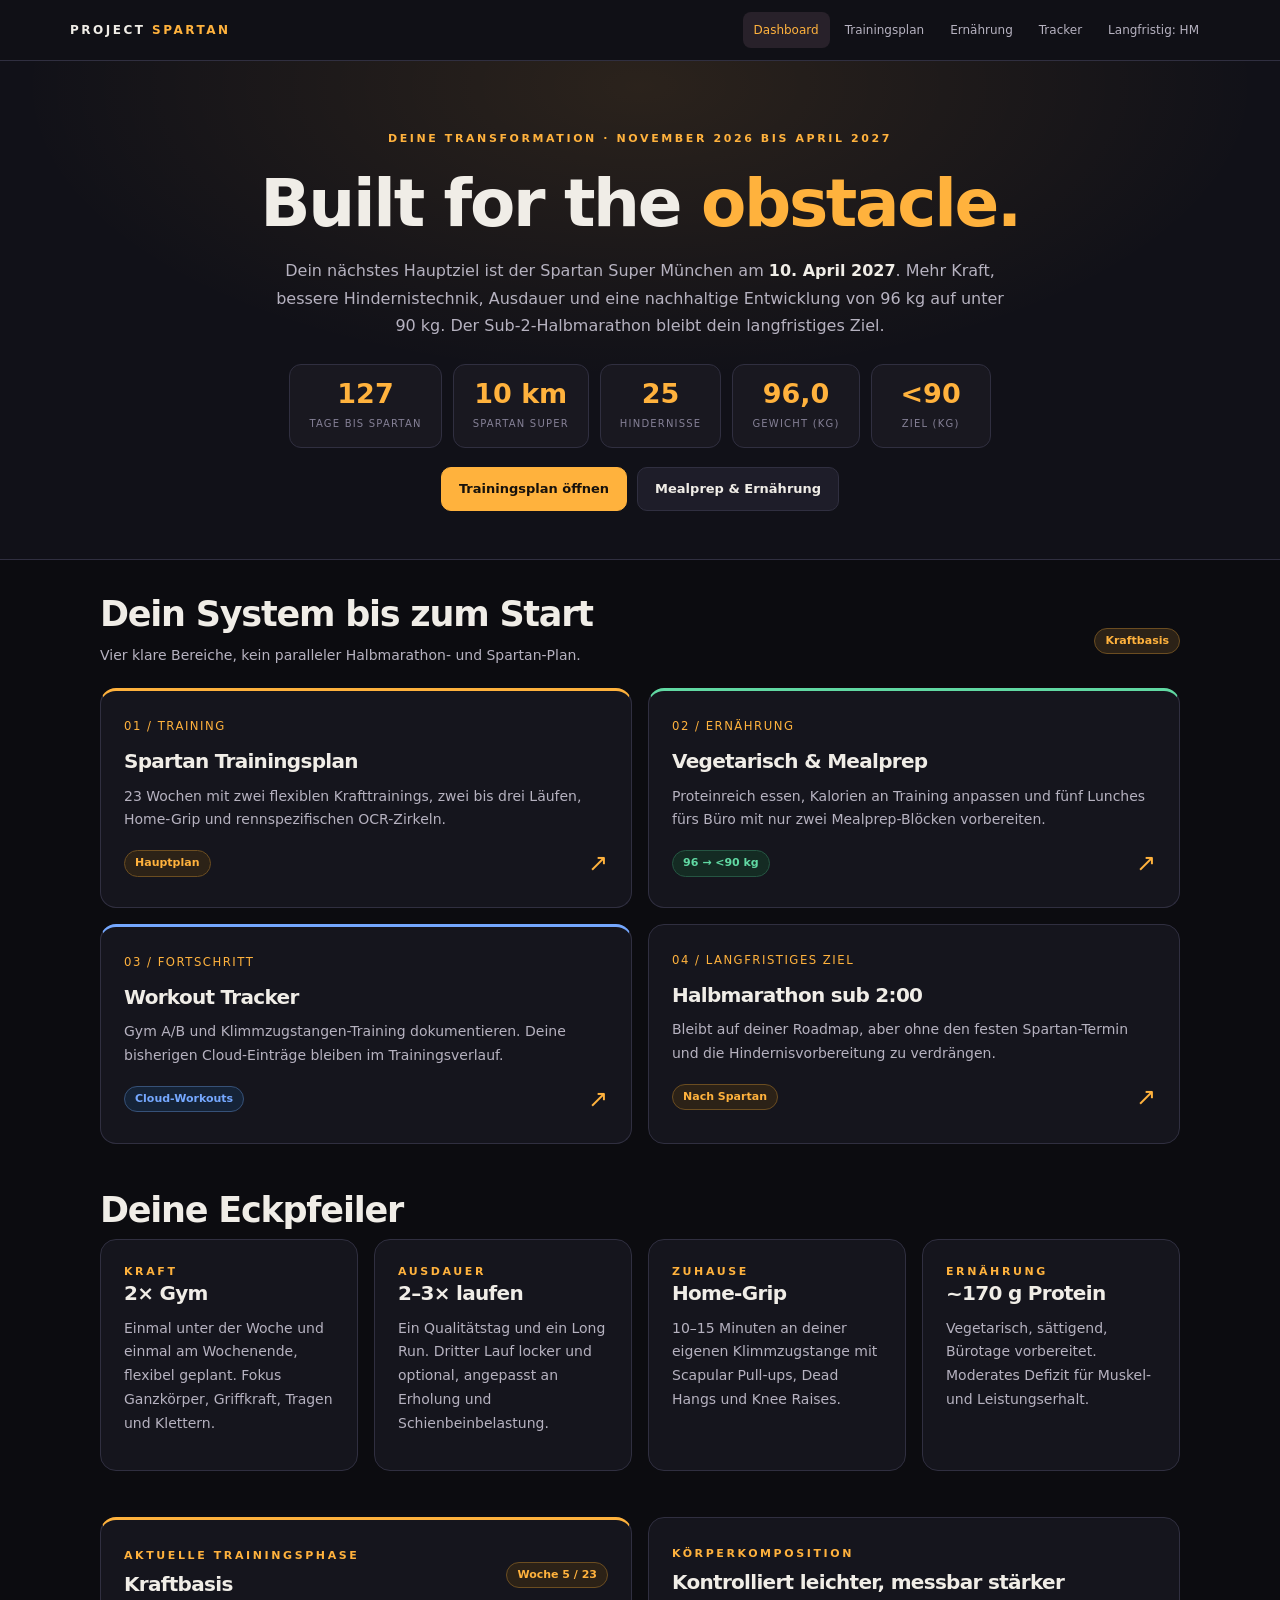
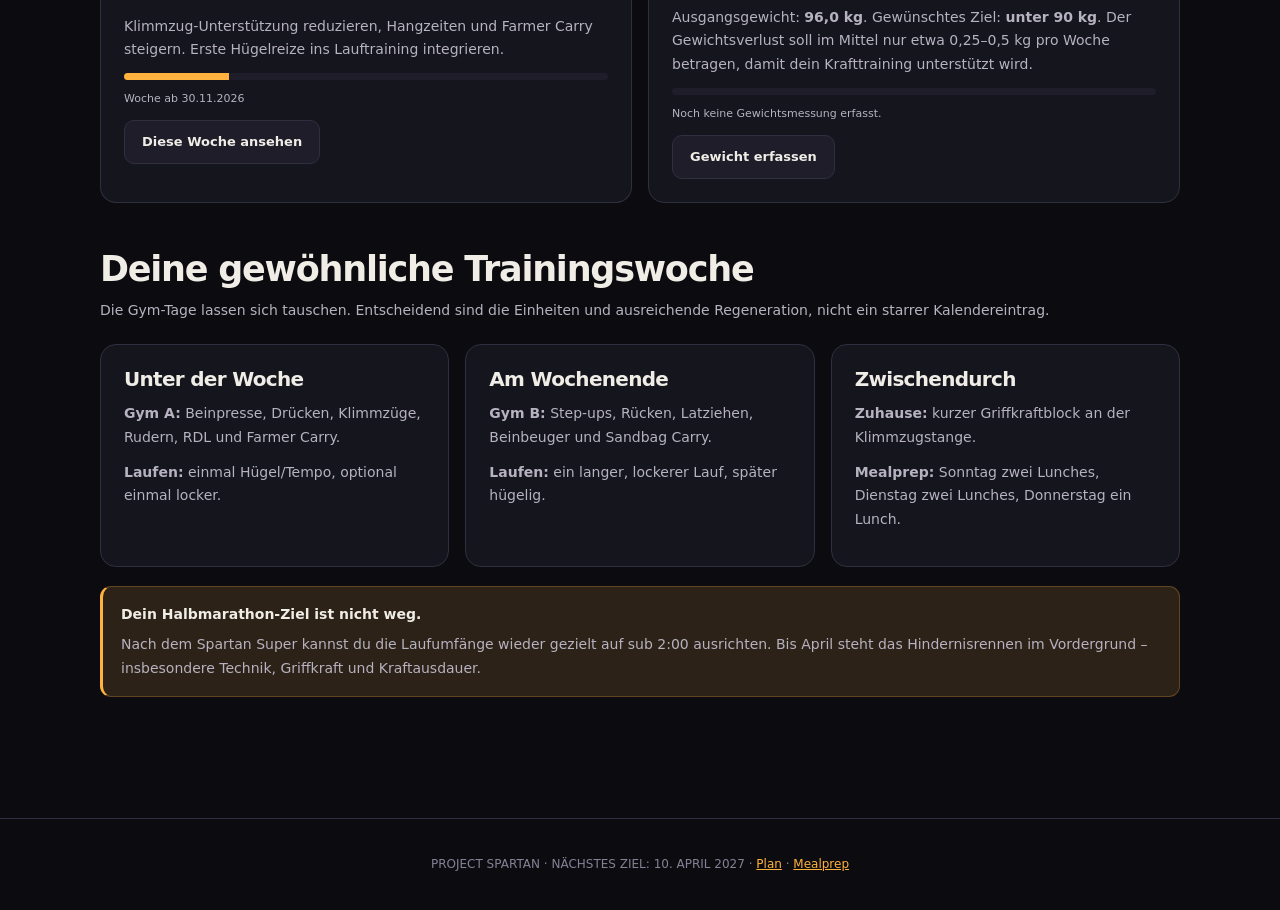
<file: index.html>
<!DOCTYPE html>
<html lang="de"><head><meta charset="UTF-8"><meta name="viewport" content="width=device-width,initial-scale=1">
<meta name="description" content="Project Spartan: persönliche Transformation von 96 kg auf unter 90 kg, Kraft- und Lauftraining, vegetarisches Mealprep und Spartan Super München im April 2027.">
<meta name="theme-color" content="#0c0c10"><title>Project Spartan · Trainingsdashboard 2027</title><link rel="stylesheet" href="assets/spartan-theme.css"></head><body>
<header class="site-nav"><a class="brand" href="index.html">PROJECT <span>SPARTAN</span></a><nav class="nav-links" aria-label="Hauptnavigation"><a href="index.html" class="active">Dashboard</a><a href="training.html">Trainingsplan</a><a href="ernaehrung.html">Ernährung</a><a href="tracking.html">Tracker</a><a href="halbmarathon.html">Langfristig: HM</a></nav></header>
<div class="hero"><span class="eyebrow">Deine Transformation · November 2026 bis April 2027</span><h1>Built for the <em>obstacle.</em></h1>
<p class="lead">Dein nächstes Hauptziel ist der Spartan Super München am <strong style="color:var(--text)">10. April 2027</strong>. Mehr Kraft, bessere Hindernistechnik, Ausdauer und eine nachhaltige Entwicklung von 96 kg auf unter 90 kg. Der Sub-2-Halbmarathon bleibt dein langfristiges Ziel.</p>
<div class="kpis"><div class="kpi"><b id="countdown">–</b><small>Tage bis Spartan</small></div><div class="kpi"><b>10 km</b><small>Spartan Super</small></div><div class="kpi"><b>25</b><small>Hindernisse</small></div><div class="kpi"><b id="weight-kpi">96,0</b><small>Gewicht (kg)</small></div><div class="kpi"><b>&lt;90</b><small>Ziel (kg)</small></div></div>
<div class="actions" style="justify-content:center"><a href="training.html" class="btn">Trainingsplan öffnen</a><a href="ernaehrung.html" class="btn secondary">Mealprep & Ernährung</a></div>
</div>
<main class="container">
<section class="section"><div class="row"><div><h2>Dein System bis zum Start</h2><p class="sub">Vier klare Bereiche, kein paralleler Halbmarathon- und Spartan-Plan.</p></div><span class="pill" id="current-phase">Woche 1</span></div>
<div class="grid">
<a href="training.html" class="card card-link accent"><small>01 / Training</small><h3 style="margin-top:12px">Spartan Trainingsplan</h3><p>23 Wochen mit zwei flexiblen Krafttrainings, zwei bis drei Läufen, Home-Grip und rennspezifischen OCR-Zirkeln.</p><div class="row"><span class="pill">Hauptplan</span><span class="arrow">↗</span></div></a>
<a href="ernaehrung.html" class="card card-link green"><small>02 / Ernährung</small><h3 style="margin-top:12px">Vegetarisch & Mealprep</h3><p>Proteinreich essen, Kalorien an Training anpassen und fünf Lunches fürs Büro mit nur zwei Mealprep-Blöcken vorbereiten.</p><div class="row"><span class="pill green">96 → &lt;90 kg</span><span class="arrow">↗</span></div></a>
<a href="tracking.html" class="card card-link blue"><small>03 / Fortschritt</small><h3 style="margin-top:12px">Workout Tracker</h3><p>Gym A/B und Klimmzugstangen-Training dokumentieren. Deine bisherigen Cloud-Einträge bleiben im Trainingsverlauf.</p><div class="row"><span class="pill blue">Cloud-Workouts</span><span class="arrow">↗</span></div></a>
<a href="halbmarathon.html" class="card card-link"><small>04 / Langfristiges Ziel</small><h3 style="margin-top:12px">Halbmarathon sub 2:00</h3><p>Bleibt auf deiner Roadmap, aber ohne den festen Spartan-Termin und die Hindernisvorbereitung zu verdrängen.</p><div class="row"><span class="pill">Nach Spartan</span><span class="arrow">↗</span></div></a>
</div></section>
<section class="section"><h2>Deine Eckpfeiler</h2><div class="grid four">
<div class="card"><div class="eyebrow">Kraft</div><h3>2× Gym</h3><p>Einmal unter der Woche und einmal am Wochenende, flexibel geplant. Fokus Ganzkörper, Griffkraft, Tragen und Klettern.</p></div>
<div class="card"><div class="eyebrow">Ausdauer</div><h3>2–3× laufen</h3><p>Ein Qualitätstag und ein Long Run. Dritter Lauf locker und optional, angepasst an Erholung und Schienbeinbelastung.</p></div>
<div class="card"><div class="eyebrow">Zuhause</div><h3>Home-Grip</h3><p>10–15 Minuten an deiner eigenen Klimmzugstange mit Scapular Pull-ups, Dead Hangs und Knee Raises.</p></div>
<div class="card"><div class="eyebrow">Ernährung</div><h3>~170 g Protein</h3><p>Vegetarisch, sättigend, Bürotage vorbereitet. Moderates Defizit für Muskel- und Leistungs­erhalt.</p></div>
</div></section>
<section class="section"><div class="grid">
<div class="card accent"><div class="row"><div><span class="eyebrow">Aktuelle Trainingsphase</span><h3 style="margin-top:7px" id="focus-title">Grundlage</h3></div><span class="pill" id="week-label">Woche 1 / 23</span></div><p id="focus-desc">Kraftbasis aufbauen, Griffkraft trainieren und dein Lauftraining erhalten.</p><div class="progress"><div id="phase-progress"></div></div><p class="tiny" id="week-date"></p><a href="training.html#current" class="btn secondary">Diese Woche ansehen</a></div>
<div class="card"><span class="eyebrow">Körperkomposition</span><h3 style="margin-top:7px">Kontrolliert leichter, messbar stärker</h3><p>Ausgangsgewicht: <strong>96,0 kg</strong>. Gewünschtes Ziel: <strong>unter 90 kg</strong>. Der Gewichtsverlust soll im Mittel nur etwa 0,25–0,5 kg pro Woche betragen, damit dein Krafttraining unterstützt wird.</p><div class="progress"><div id="weight-progress"></div></div><p id="weight-caption" class="tiny">Noch keine Gewichtsmessung erfasst.</p><a href="ernaehrung.html" class="btn secondary">Gewicht erfassen</a></div>
</div></section>
<section class="section"><h2>Deine gewöhnliche Trainingswoche</h2><p class="sub">Die Gym-Tage lassen sich tauschen. Entscheidend sind die Einheiten und ausreichende Regeneration, nicht ein starrer Kalendereintrag.</p>
<div class="grid three"><div class="card"><h3>Unter der Woche</h3><p><strong>Gym A:</strong> Beinpresse, Drücken, Klimmzüge, Rudern, RDL und Farmer Carry.</p><p><strong>Laufen:</strong> einmal Hügel/Tempo, optional einmal locker.</p></div>
<div class="card"><h3>Am Wochenende</h3><p><strong>Gym B:</strong> Step-ups, Rücken, Latziehen, Beinbeuger und Sandbag Carry.</p><p><strong>Laufen:</strong> ein langer, lockerer Lauf, später hügelig.</p></div>
<div class="card"><h3>Zwischendurch</h3><p><strong>Zuhause:</strong> kurzer Griffkraftblock an der Klimmzugstange.</p><p><strong>Mealprep:</strong> Sonntag zwei Lunches, Dienstag zwei Lunches, Donnerstag ein Lunch.</p></div></div>
<div class="note"><strong>Dein Halbmarathon-Ziel ist nicht weg.</strong><p>Nach dem Spartan Super kannst du die Laufumfänge wieder gezielt auf sub 2:00 ausrichten. Bis April steht das Hindernisrennen im Vordergrund – insbesondere Technik, Griffkraft und Kraftausdauer.</p></div>
</section></main><footer>PROJECT SPARTAN · NÄCHSTES ZIEL: 10. APRIL 2027 · <a href="training.html">Plan</a> · <a href="ernaehrung.html">Mealprep</a></footer>
<script>
(function(){
const start=new Date(2026,10,2,12),race=new Date(2027,3,10,9),now=new Date();
document.getElementById("countdown").textContent=Math.max(0,Math.ceil((race-now)/86400000));
const w=Math.max(1,Math.min(23,Math.floor((now-start)/604800000)+1));
let phase,desc;
if(w<=4){phase="Grundlage";desc="Saubere Klimmzüge aufbauen, erstes Hängen und kontrollierte Trageübungen. Gelenke, Schultern und Sehnen an neue Belastungen gewöhnen."}
else if(w<=8){phase="Kraftbasis";desc="Klimmzug-Unterstützung reduzieren, Hangzeiten und Farmer Carry steigern. Erste Hügelreize ins Lauftraining integrieren."}
else if(w<=12){phase="Kraftausdauer";desc="Mehr Belastung im Gelände, längere Carries und saubere Wiederholungen; alle vier Wochen entlasten."}
else if(w<=16){phase="OCR-Integration";desc="Kurze Lauf-Hindernis-Kombinationen statt zusätzlicher harter Einheiten."}
else if(w<=20){phase="Rennspezifisch";desc="Spartan-Simulationen, Klettertechnik und solide Kraft unter Ermüdung."}
else{phase=w===23?"Rennwoche":"Tapering";desc=w===23?"Frische, Schlaf, Regeneration und Konzentration auf den Start.":"Belastung reduzieren, Fähigkeiten erhalten und erholt an den Start gehen."}
document.getElementById("current-phase").textContent=phase;
document.getElementById("focus-title").textContent=phase;
document.getElementById("focus-desc").textContent=desc;
document.getElementById("week-label").textContent="Woche "+w+" / 23";
document.getElementById("phase-progress").style.width=Math.min(100,w/23*100)+"%";
let mon=new Date(start);mon.setDate(mon.getDate()+7*(w-1));document.getElementById("week-date").textContent="Woche ab "+mon.toLocaleDateString("de-DE",{day:"2-digit",month:"2-digit",year:"numeric"});
try{const ws=JSON.parse(localStorage.getItem("spartan-weight-log-2027")||"[]");if(ws.length){ws.sort((a,b)=>b.date.localeCompare(a.date));let weight=ws[0].weight;document.getElementById("weight-kpi").textContent=weight.toFixed(1).replace(".",",");document.getElementById("weight-progress").style.width=Math.max(0,Math.min(100,(96-weight)/6.1*100))+"%";document.getElementById("weight-caption").textContent="Letzter Eintrag: "+weight.toFixed(1).replace(".",",")+" kg am "+ws[0].date;}}catch(e){}
})();
</script></body></html>
</file>
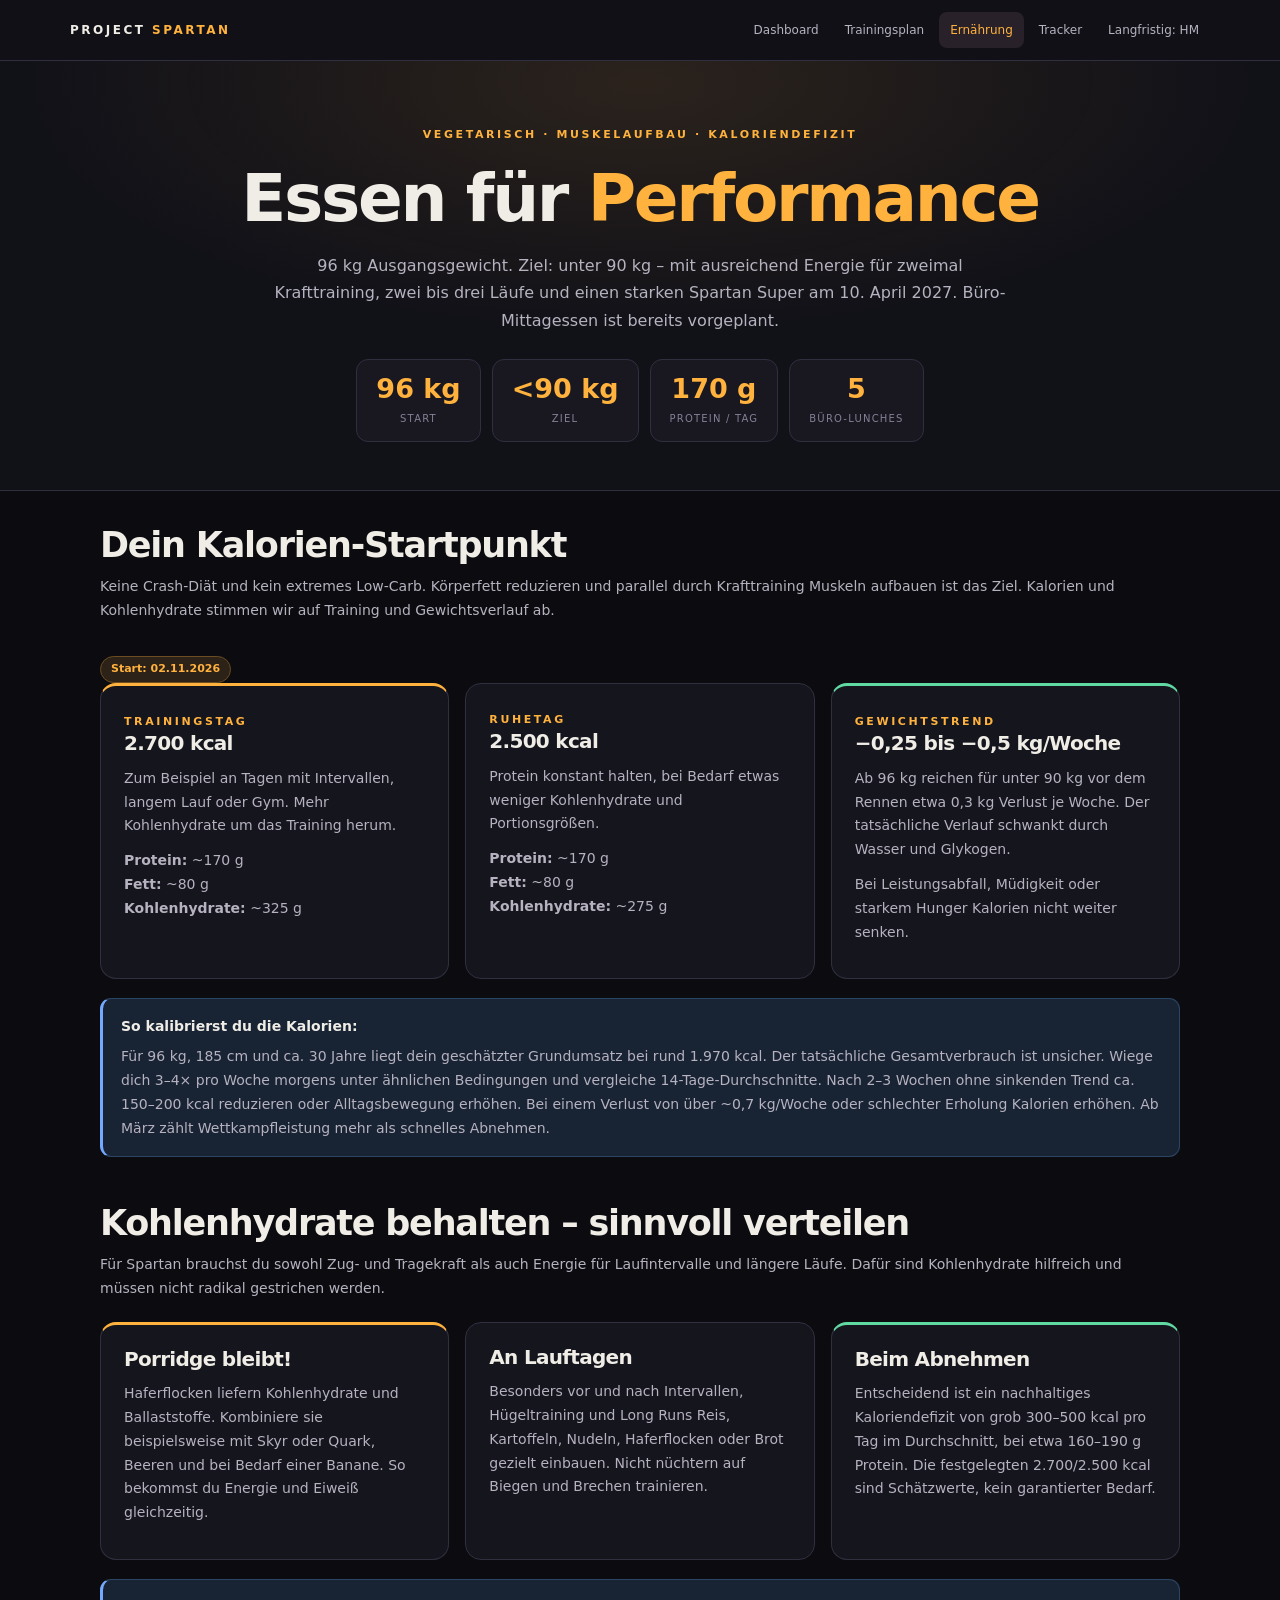
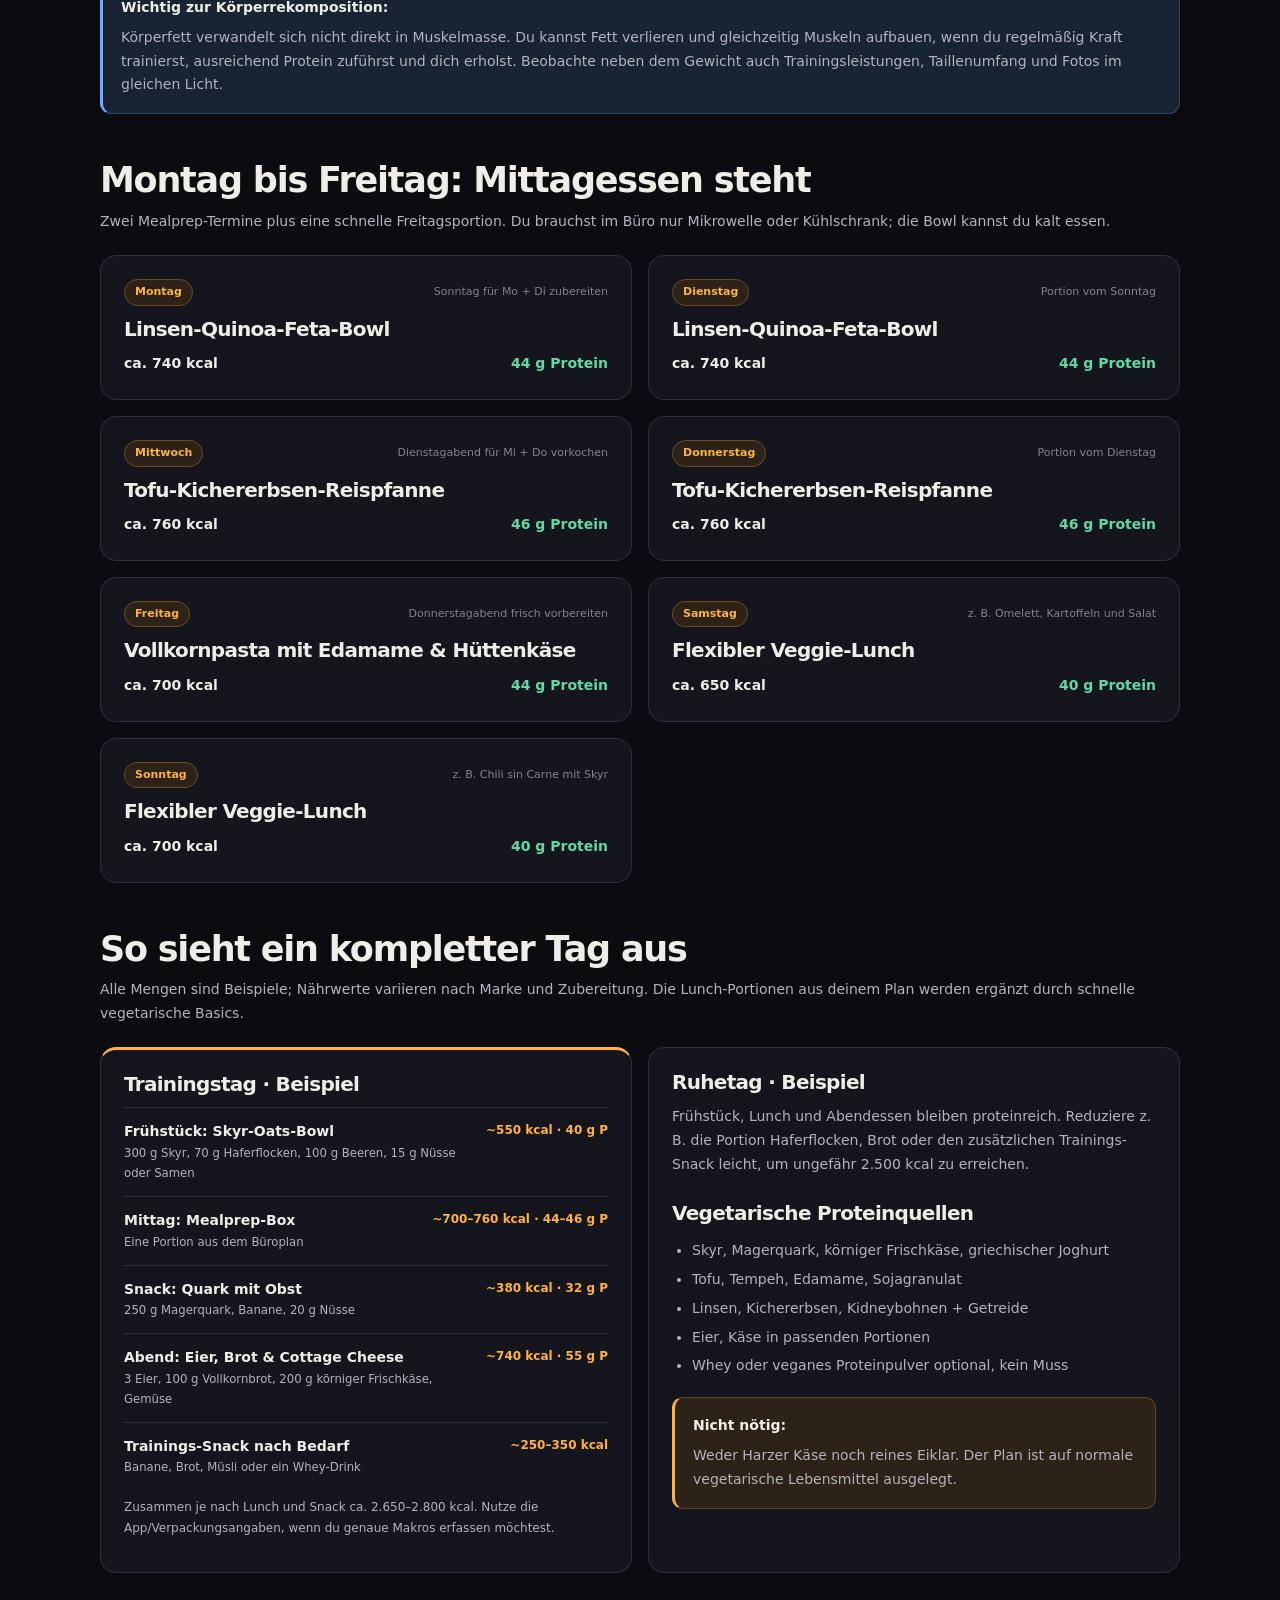
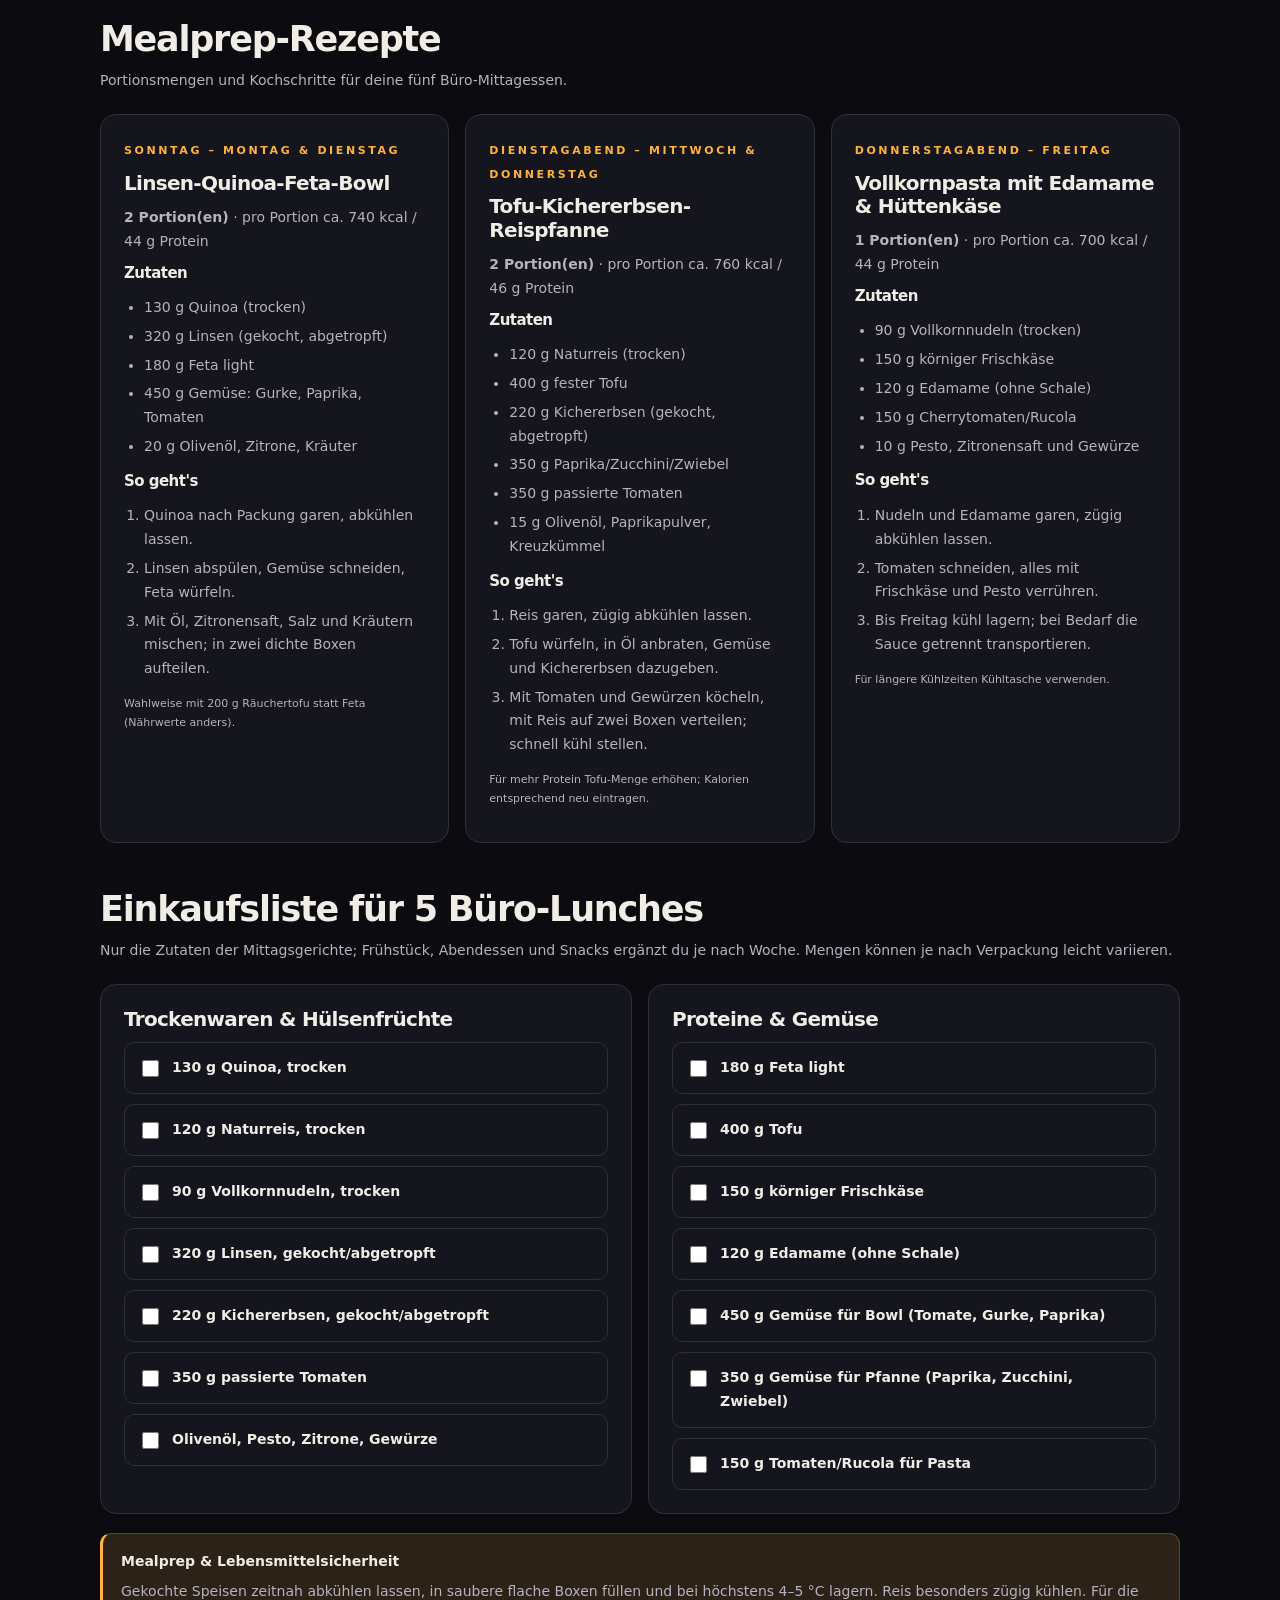
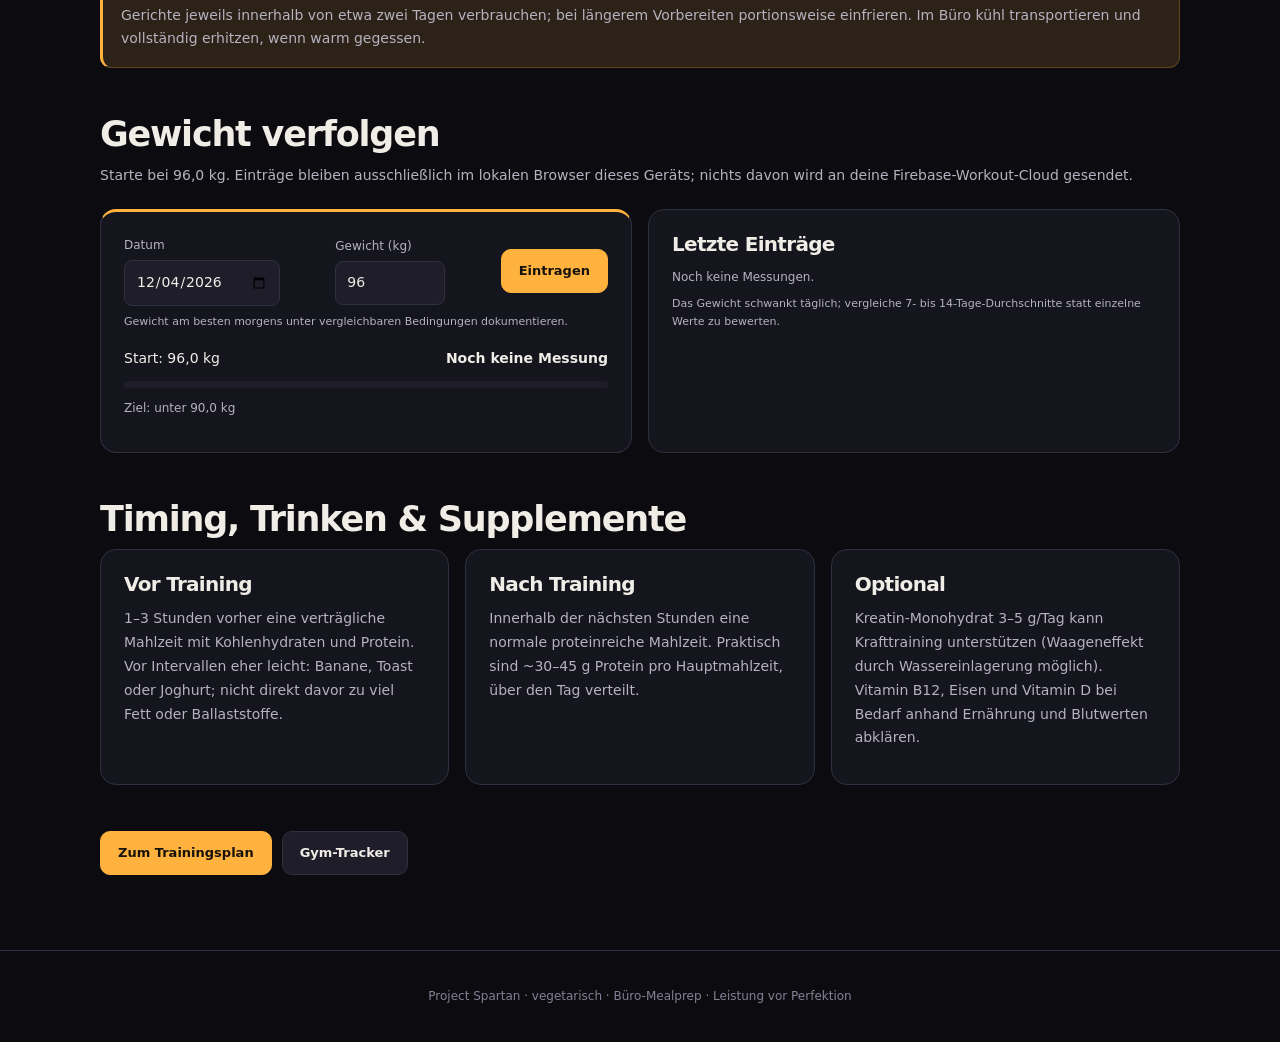
<file: ernaehrung.html>
<!DOCTYPE html>
<html lang="de"><head><meta charset="UTF-8"><meta name="viewport" content="width=device-width,initial-scale=1"><meta name="description" content="Vegetarischer Spartan-Ernährungsplan: von 96 auf unter 90 kg, Muskelaufbau, Büro-Mealprep und proteinreiche Rezepte."><title>Ernährung & Mealprep · Project Spartan</title>
<link rel="stylesheet" href="assets/spartan-theme.css"></head><body>
<header class="site-nav"><a class="brand" href="index.html">PROJECT <span>SPARTAN</span></a><nav class="nav-links" aria-label="Hauptnavigation"><a href="index.html">Dashboard</a><a href="training.html">Trainingsplan</a><a class="active" href="ernaehrung.html">Ernährung</a><a href="tracking.html">Tracker</a><a href="halbmarathon.html">Langfristig: HM</a></nav></header>
<div class="hero"><div class="eyebrow">Vegetarisch · Muskelaufbau · Kaloriendefizit</div><h1>Essen für <em>Performance</em></h1><p class="lead">96 kg Ausgangsgewicht. Ziel: unter 90 kg – mit ausreichend Energie für zweimal Krafttraining, zwei bis drei Läufe und einen starken Spartan Super am 10. April 2027. Büro-Mittagessen ist bereits vorgeplant.</p>
<div class="kpis"><div class="kpi"><b>96 kg</b><small>Start</small></div><div class="kpi"><b>&lt;90 kg</b><small>Ziel</small></div><div class="kpi"><b>170 g</b><small>Protein / Tag</small></div><div class="kpi"><b>5</b><small>Büro-Lunches</small></div></div></div>
<main class="container">
<section class="section"><div class="row"><div><h2>Dein Kalorien-Startpunkt</h2><p class="sub">Keine Crash-Diät und kein extremes Low-Carb. Körperfett reduzieren und parallel durch Krafttraining Muskeln aufbauen ist das Ziel. Kalorien und Kohlenhydrate stimmen wir auf Training und Gewichtsverlauf ab.</p></div><span class="pill">Start: 02.11.2026</span></div>
<div class="grid three">
<div class="card accent"><span class="eyebrow">Trainingstag</span><h3>2.700 kcal</h3><p>Zum Beispiel an Tagen mit Intervallen, langem Lauf oder Gym. Mehr Kohlenhydrate um das Training herum.</p><p><strong>Protein:</strong> ~170 g<br><strong>Fett:</strong> ~80 g<br><strong>Kohlenhydrate:</strong> ~325 g</p></div>
<div class="card"><span class="eyebrow">Ruhetag</span><h3>2.500 kcal</h3><p>Protein konstant halten, bei Bedarf etwas weniger Kohlenhydrate und Portionsgrößen.</p><p><strong>Protein:</strong> ~170 g<br><strong>Fett:</strong> ~80 g<br><strong>Kohlenhydrate:</strong> ~275 g</p></div>
<div class="card green"><span class="eyebrow">Gewichtstrend</span><h3>−0,25 bis −0,5 kg/Woche</h3><p>Ab 96 kg reichen für unter 90 kg vor dem Rennen etwa 0,3 kg Verlust je Woche. Der tatsächliche Verlauf schwankt durch Wasser und Glykogen.</p><p>Bei Leistungsabfall, Müdigkeit oder starkem Hunger Kalorien nicht weiter senken.</p></div>
</div>
<div class="note blue"><strong>So kalibrierst du die Kalorien:</strong><p>Für 96 kg, 185 cm und ca. 30 Jahre liegt dein geschätzter Grundumsatz bei rund 1.970 kcal. Der tatsächliche Gesamtverbrauch ist unsicher. Wiege dich 3–4× pro Woche morgens unter ähnlichen Bedingungen und vergleiche 14-Tage-Durchschnitte. Nach 2–3 Wochen ohne sinkenden Trend ca. 150–200 kcal reduzieren oder Alltagsbewegung erhöhen. Bei einem Verlust von über ~0,7 kg/Woche oder schlechter Erholung Kalorien erhöhen. Ab März zählt Wettkampfleistung mehr als schnelles Abnehmen.</p></div>
</section>
<section class="section"><h2>Kohlenhydrate behalten – sinnvoll verteilen</h2><p class="sub">Für Spartan brauchst du sowohl Zug- und Tragekraft als auch Energie für Laufintervalle und längere Läufe. Dafür sind Kohlenhydrate hilfreich und müssen nicht radikal gestrichen werden.</p>
<div class="grid three"><div class="card accent"><h3>Porridge bleibt!</h3><p>Haferflocken liefern Kohlenhydrate und Ballaststoffe. Kombiniere sie beispielsweise mit Skyr oder Quark, Beeren und bei Bedarf einer Banane. So bekommst du Energie und Eiweiß gleichzeitig.</p></div>
<div class="card"><h3>An Lauftagen</h3><p>Besonders vor und nach Intervallen, Hügeltraining und Long Runs Reis, Kartoffeln, Nudeln, Haferflocken oder Brot gezielt einbauen. Nicht nüchtern auf Biegen und Brechen trainieren.</p></div>
<div class="card green"><h3>Beim Abnehmen</h3><p>Entscheidend ist ein nachhaltiges Kaloriendefizit von grob 300–500 kcal pro Tag im Durchschnitt, bei etwa 160–190 g Protein. Die festgelegten 2.700/2.500 kcal sind Schätzwerte, kein garantierter Bedarf.</p></div></div>
<div class="note blue"><strong>Wichtig zur Körperrekomposition:</strong><p>Körperfett verwandelt sich nicht direkt in Muskelmasse. Du kannst Fett verlieren und gleichzeitig Muskeln aufbauen, wenn du regelmäßig Kraft trainierst, ausreichend Protein zuführst und dich erholst. Beobachte neben dem Gewicht auch Trainingsleistungen, Taillenumfang und Fotos im gleichen Licht.</p></div></section>
<section class="section"><h2>Montag bis Freitag: Mittagessen steht</h2><p class="sub">Zwei Mealprep-Termine plus eine schnelle Freitagsportion. Du brauchst im Büro nur Mikrowelle oder Kühlschrank; die Bowl kannst du kalt essen.</p>
<div class="grid" id="meal-cards"></div>
</section>
<section class="section"><h2>So sieht ein kompletter Tag aus</h2><p class="sub">Alle Mengen sind Beispiele; Nährwerte variieren nach Marke und Zubereitung. Die Lunch-Portionen aus deinem Plan werden ergänzt durch schnelle vegetarische Basics.</p>
<div class="grid"><div class="card accent"><h3>Trainingstag · Beispiel</h3>
<div class="meal"><div><strong>Frühstück: Skyr-Oats-Bowl</strong><small>300 g Skyr, 70 g Haferflocken, 100 g Beeren, 15 g Nüsse oder Samen</small></div><span class="cal">~550 kcal · 40 g P</span></div>
<div class="meal"><div><strong>Mittag: Mealprep-Box</strong><small>Eine Portion aus dem Büroplan</small></div><span class="cal">~700–760 kcal · 44–46 g P</span></div>
<div class="meal"><div><strong>Snack: Quark mit Obst</strong><small>250 g Magerquark, Banane, 20 g Nüsse</small></div><span class="cal">~380 kcal · 32 g P</span></div>
<div class="meal"><div><strong>Abend: Eier, Brot & Cottage Cheese</strong><small>3 Eier, 100 g Vollkornbrot, 200 g körniger Frischkäse, Gemüse</small></div><span class="cal">~740 kcal · 55 g P</span></div>
<div class="meal"><div><strong>Trainings-Snack nach Bedarf</strong><small>Banane, Brot, Müsli oder ein Whey-Drink</small></div><span class="cal">~250–350 kcal</span></div>
<p class="small">Zusammen je nach Lunch und Snack ca. 2.650–2.800 kcal. Nutze die App/Verpackungsangaben, wenn du genaue Makros erfassen möchtest.</p></div>
<div class="card"><h3>Ruhetag · Beispiel</h3><p>Frühstück, Lunch und Abendessen bleiben proteinreich. Reduziere z. B. die Portion Haferflocken, Brot oder den zusätzlichen Trainings-Snack leicht, um ungefähr 2.500 kcal zu erreichen.</p>
<h3 style="margin-top:25px">Vegetarische Proteinquellen</h3><ul>
<li>Skyr, Magerquark, körniger Frischkäse, griechischer Joghurt</li><li>Tofu, Tempeh, Edamame, Sojagranulat</li><li>Linsen, Kichererbsen, Kidneybohnen + Getreide</li><li>Eier, Käse in passenden Portionen</li><li>Whey oder veganes Proteinpulver optional, kein Muss</li></ul>
<div class="note"><strong>Nicht nötig:</strong><p>Weder Harzer Käse noch reines Eiklar. Der Plan ist auf normale vegetarische Lebensmittel ausgelegt.</p></div></div>
</div></section>
<section class="section"><h2>Mealprep-Rezepte</h2><p class="sub">Portionsmengen und Kochschritte für deine fünf Büro-Mittagessen.</p><div id="recipes" class="grid three"></div></section>
<section class="section"><h2>Einkaufsliste für 5 Büro-Lunches</h2><p class="sub">Nur die Zutaten der Mittagsgerichte; Frühstück, Abendessen und Snacks ergänzt du je nach Woche. Mengen können je nach Verpackung leicht variieren.</p>
<div class="grid"><div class="card"><h3>Trockenwaren & Hülsenfrüchte</h3><div class="checks" style="grid-template-columns:1fr" id="shop-a">
<label class="check"><input type="checkbox"><span>130 g Quinoa, trocken</span></label>
<label class="check"><input type="checkbox"><span>120 g Naturreis, trocken</span></label>
<label class="check"><input type="checkbox"><span>90 g Vollkornnudeln, trocken</span></label>
<label class="check"><input type="checkbox"><span>320 g Linsen, gekocht/abgetropft</span></label>
<label class="check"><input type="checkbox"><span>220 g Kichererbsen, gekocht/abgetropft</span></label>
<label class="check"><input type="checkbox"><span>350 g passierte Tomaten</span></label>
<label class="check"><input type="checkbox"><span>Olivenöl, Pesto, Zitrone, Gewürze</span></label>
</div></div>
<div class="card"><h3>Proteine & Gemüse</h3><div class="checks" style="grid-template-columns:1fr" id="shop-b">
<label class="check"><input type="checkbox"><span>180 g Feta light</span></label>
<label class="check"><input type="checkbox"><span>400 g Tofu</span></label>
<label class="check"><input type="checkbox"><span>150 g körniger Frischkäse</span></label>
<label class="check"><input type="checkbox"><span>120 g Edamame (ohne Schale)</span></label>
<label class="check"><input type="checkbox"><span>450 g Gemüse für Bowl (Tomate, Gurke, Paprika)</span></label>
<label class="check"><input type="checkbox"><span>350 g Gemüse für Pfanne (Paprika, Zucchini, Zwiebel)</span></label>
<label class="check"><input type="checkbox"><span>150 g Tomaten/Rucola für Pasta</span></label>
</div></div></div>
<div class="note"><strong>Mealprep & Lebensmittelsicherheit</strong><p>Gekochte Speisen zeitnah abkühlen lassen, in saubere flache Boxen füllen und bei höchstens 4–5 °C lagern. Reis besonders zügig kühlen. Für die Gerichte jeweils innerhalb von etwa zwei Tagen verbrauchen; bei längerem Vorbereiten portionsweise einfrieren. Im Büro kühl transportieren und vollständig erhitzen, wenn warm gegessen.</p></div></section>
<section class="section"><h2>Gewicht verfolgen</h2><p class="sub">Starte bei 96,0 kg. Einträge bleiben ausschließlich im lokalen Browser dieses Geräts; nichts davon wird an deine Firebase-Workout-Cloud gesendet.</p>
<div class="grid"><div class="card accent"><div class="row"><div class="field"><label for="weigh-date">Datum</label><input id="weigh-date" type="date"></div><div class="field"><label for="weigh-weight">Gewicht (kg)</label><input id="weigh-weight" type="number" inputmode="decimal" step="0.1" min="40" max="250" value="96"></div><button type="button" class="btn" id="weigh-save">Eintragen</button></div><p class="tiny" id="weigh-msg">Gewicht am besten morgens unter vergleichbaren Bedingungen dokumentieren.</p>
<div class="row" style="margin-top:15px"><span>Start: 96,0 kg</span><strong id="weigh-current">Noch keine Messung</strong></div><div class="progress"><div id="weight-bar"></div></div><p class="small" id="weigh-delta">Ziel: unter 90,0 kg</p></div>
<div class="card"><h3>Letzte Einträge</h3><div id="weigh-history" class="small">Noch keine Messungen.</div><p class="tiny">Das Gewicht schwankt täglich; vergleiche 7- bis 14-Tage-Durchschnitte statt einzelne Werte zu bewerten.</p></div></div></section>
<section class="section"><h2>Timing, Trinken & Supplemente</h2><div class="grid three"><div class="card"><h3>Vor Training</h3><p>1–3 Stunden vorher eine verträgliche Mahlzeit mit Kohlenhydraten und Protein. Vor Intervallen eher leicht: Banane, Toast oder Joghurt; nicht direkt davor zu viel Fett oder Ballaststoffe.</p></div>
<div class="card"><h3>Nach Training</h3><p>Innerhalb der nächsten Stunden eine normale proteinreiche Mahlzeit. Praktisch sind ~30–45 g Protein pro Hauptmahlzeit, über den Tag verteilt.</p></div>
<div class="card"><h3>Optional</h3><p>Kreatin-Monohydrat 3–5 g/Tag kann Krafttraining unterstützen (Waageneffekt durch Wassereinlagerung möglich). Vitamin B12, Eisen und Vitamin D bei Bedarf anhand Ernährung und Blutwerten abklären.</p></div></div></section>
<div class="actions"><a class="btn" href="training.html">Zum Trainingsplan</a><a class="btn secondary" href="tracking.html">Gym-Tracker</a></div>
</main><footer>Project Spartan · vegetarisch · Büro-Mealprep · Leistung vor Perfektion</footer>
<script>
(function(){
"use strict";
const meals=[{"day":"Montag","name":"Linsen-Quinoa-Feta-Bowl","preparation":"Sonntag für Mo + Di zubereiten","kcal":740,"protein":44,"type":"prep1"},{"day":"Dienstag","name":"Linsen-Quinoa-Feta-Bowl","preparation":"Portion vom Sonntag","kcal":740,"protein":44,"type":"prep1"},{"day":"Mittwoch","name":"Tofu-Kichererbsen-Reispfanne","preparation":"Dienstagabend für Mi + Do vorkochen","kcal":760,"protein":46,"type":"prep2"},{"day":"Donnerstag","name":"Tofu-Kichererbsen-Reispfanne","preparation":"Portion vom Dienstag","kcal":760,"protein":46,"type":"prep2"},{"day":"Freitag","name":"Vollkornpasta mit Edamame & Hüttenkäse","preparation":"Donnerstagabend frisch vorbereiten","kcal":700,"protein":44,"type":"prep3"},{"day":"Samstag","name":"Flexibler Veggie-Lunch","preparation":"z. B. Omelett, Kartoffeln und Salat","kcal":650,"protein":40,"type":"flex"},{"day":"Sonntag","name":"Flexibler Veggie-Lunch","preparation":"z. B. Chili sin Carne mit Skyr","kcal":700,"protein":40,"type":"flex"}];
const recipes=[{"name":"Linsen-Quinoa-Feta-Bowl","portions":2,"kcal":740,"p":44,"when":"Sonntag – Montag & Dienstag","ingredients":["130 g Quinoa (trocken)","320 g Linsen (gekocht, abgetropft)","180 g Feta light","450 g Gemüse: Gurke, Paprika, Tomaten","20 g Olivenöl, Zitrone, Kräuter"],"steps":["Quinoa nach Packung garen, abkühlen lassen.","Linsen abspülen, Gemüse schneiden, Feta würfeln.","Mit Öl, Zitronensaft, Salz und Kräutern mischen; in zwei dichte Boxen aufteilen."],"note":"Wahlweise mit 200 g Räuchertofu statt Feta (Nährwerte anders)."},{"name":"Tofu-Kichererbsen-Reispfanne","portions":2,"kcal":760,"p":46,"when":"Dienstagabend – Mittwoch & Donnerstag","ingredients":["120 g Naturreis (trocken)","400 g fester Tofu","220 g Kichererbsen (gekocht, abgetropft)","350 g Paprika/Zucchini/Zwiebel","350 g passierte Tomaten","15 g Olivenöl, Paprikapulver, Kreuzkümmel"],"steps":["Reis garen, zügig abkühlen lassen.","Tofu würfeln, in Öl anbraten, Gemüse und Kichererbsen dazugeben.","Mit Tomaten und Gewürzen köcheln, mit Reis auf zwei Boxen verteilen; schnell kühl stellen."],"note":"Für mehr Protein Tofu-Menge erhöhen; Kalorien entsprechend neu eintragen."},{"name":"Vollkornpasta mit Edamame & Hüttenkäse","portions":1,"kcal":700,"p":44,"when":"Donnerstagabend – Freitag","ingredients":["90 g Vollkornnudeln (trocken)","150 g körniger Frischkäse","120 g Edamame (ohne Schale)","150 g Cherrytomaten/Rucola","10 g Pesto, Zitronensaft und Gewürze"],"steps":["Nudeln und Edamame garen, zügig abkühlen lassen.","Tomaten schneiden, alles mit Frischkäse und Pesto verrühren.","Bis Freitag kühl lagern; bei Bedarf die Sauce getrennt transportieren."],"note":"Für längere Kühlzeiten Kühltasche verwenden."}];
document.getElementById("meal-cards").innerHTML=meals.map(function(m){return "<div class='card'><div class='row'><span class='pill'>"+m.day+"</span><span class='tiny'>"+m.preparation+"</span></div><h3 style='margin-top:12px'>"+m.name+"</h3><div class='row'><strong>ca. "+m.kcal+" kcal</strong><strong style='color:var(--green)'>"+m.protein+" g Protein</strong></div></div>"}).join("");
document.getElementById("recipes").innerHTML=recipes.map(function(r){return "<div class='card'><span class='eyebrow'>"+r.when+"</span><h3 style='margin-top:10px'>"+r.name+"</h3><p><b>"+r.portions+" Portion(en)</b> · pro Portion ca. "+r.kcal+" kcal / "+r.p+" g Protein</p><h4>Zutaten</h4><ul>"+r.ingredients.map(x=>"<li>"+x+"</li>").join("")+"</ul><h4>So geht's</h4><ol>"+r.steps.map(x=>"<li>"+x+"</li>").join("")+"</ol><p class='tiny'>"+r.note+"</p></div>"}).join("");
const st="spartan-food-shopping-2027";let saved={};try{saved=JSON.parse(localStorage.getItem(st)||"{}")}catch(e){}
document.querySelectorAll("#shop-a input,#shop-b input").forEach(function(e,i){e.checked=!!saved[i];e.addEventListener("change",function(){saved[i]=e.checked;try{localStorage.setItem(st,JSON.stringify(saved))}catch(x){}})});
function getWeights(){try{return JSON.parse(localStorage.getItem("spartan-weight-log-2027")||"[]")}catch(e){return []}}
function storeWeights(ws){try{localStorage.setItem("spartan-weight-log-2027",JSON.stringify(ws))}catch(e){}}
function showWeights(){let ws=getWeights().sort((a,b)=>b.date.localeCompare(a.date));if(!ws.length)return;let w=ws[0].weight;document.getElementById("weigh-current").textContent=w.toFixed(1).replace(".",",")+" kg";document.getElementById("weigh-delta").textContent="Seit 96 kg: "+(w-96).toFixed(1).replace(".",",")+" kg · Ziel unter 90,0 kg";document.getElementById("weight-bar").style.width=Math.max(0,Math.min(100,(96-w)/6.1*100))+"%";
document.getElementById("weigh-history").innerHTML=ws.slice(0,8).map(x=>"<div class='row' style='border-bottom:1px solid var(--line);padding:7px 0'><span>"+x.date+"</span><b>"+x.weight.toFixed(1).replace(".",",")+" kg</b></div>").join("");}
let today=new Date();document.getElementById("weigh-date").value=[today.getFullYear(),String(today.getMonth()+1).padStart(2,"0"),String(today.getDate()).padStart(2,"0")].join("-");
document.getElementById("weigh-save").addEventListener("click",function(){let date=document.getElementById("weigh-date").value,w=Number(document.getElementById("weigh-weight").value);if(!date||!Number.isFinite(w)||w<40||w>250){document.getElementById("weigh-msg").textContent="Bitte gültiges Datum und Gewicht eingeben.";return}
let ws=getWeights().filter(x=>x.date!==date);ws.push({date:date,weight:w});storeWeights(ws);document.getElementById("weigh-msg").textContent="Messung lokal gespeichert.";showWeights()});
showWeights();
})();
</script></body></html>
</file>
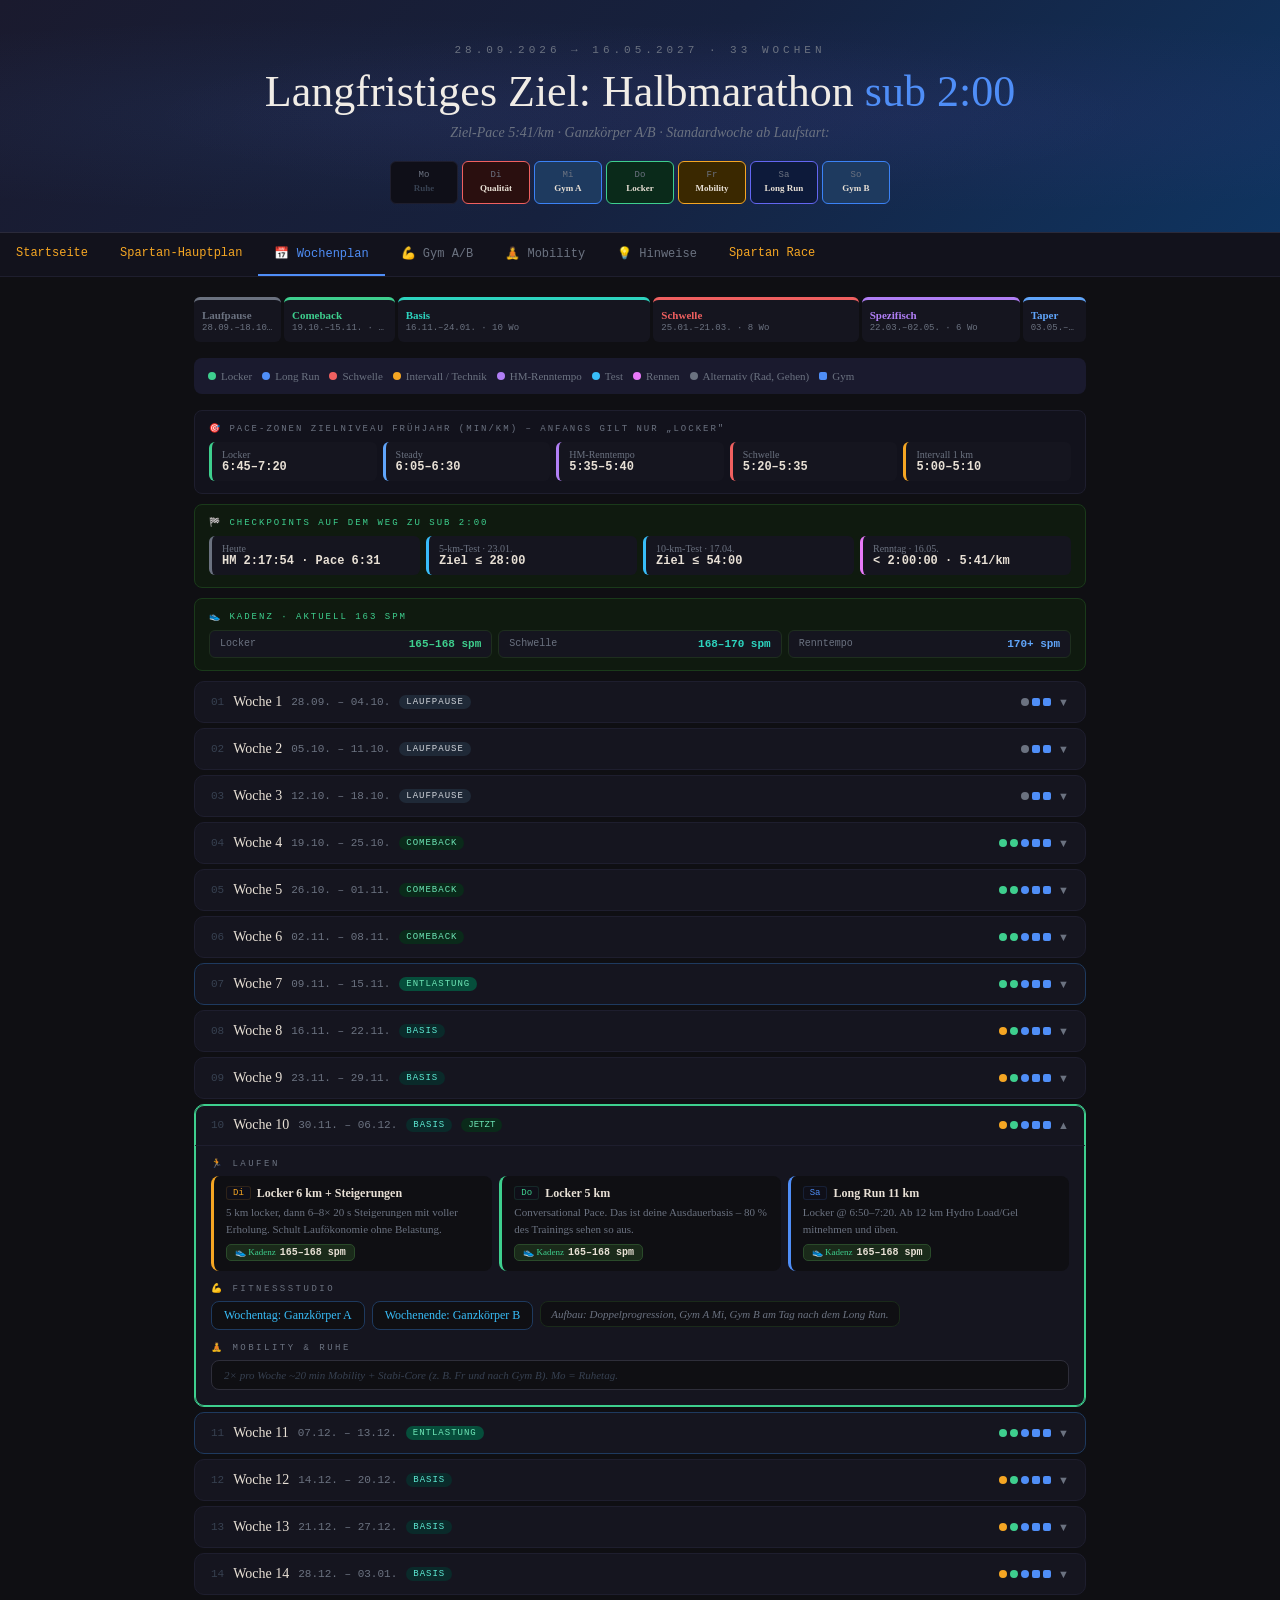
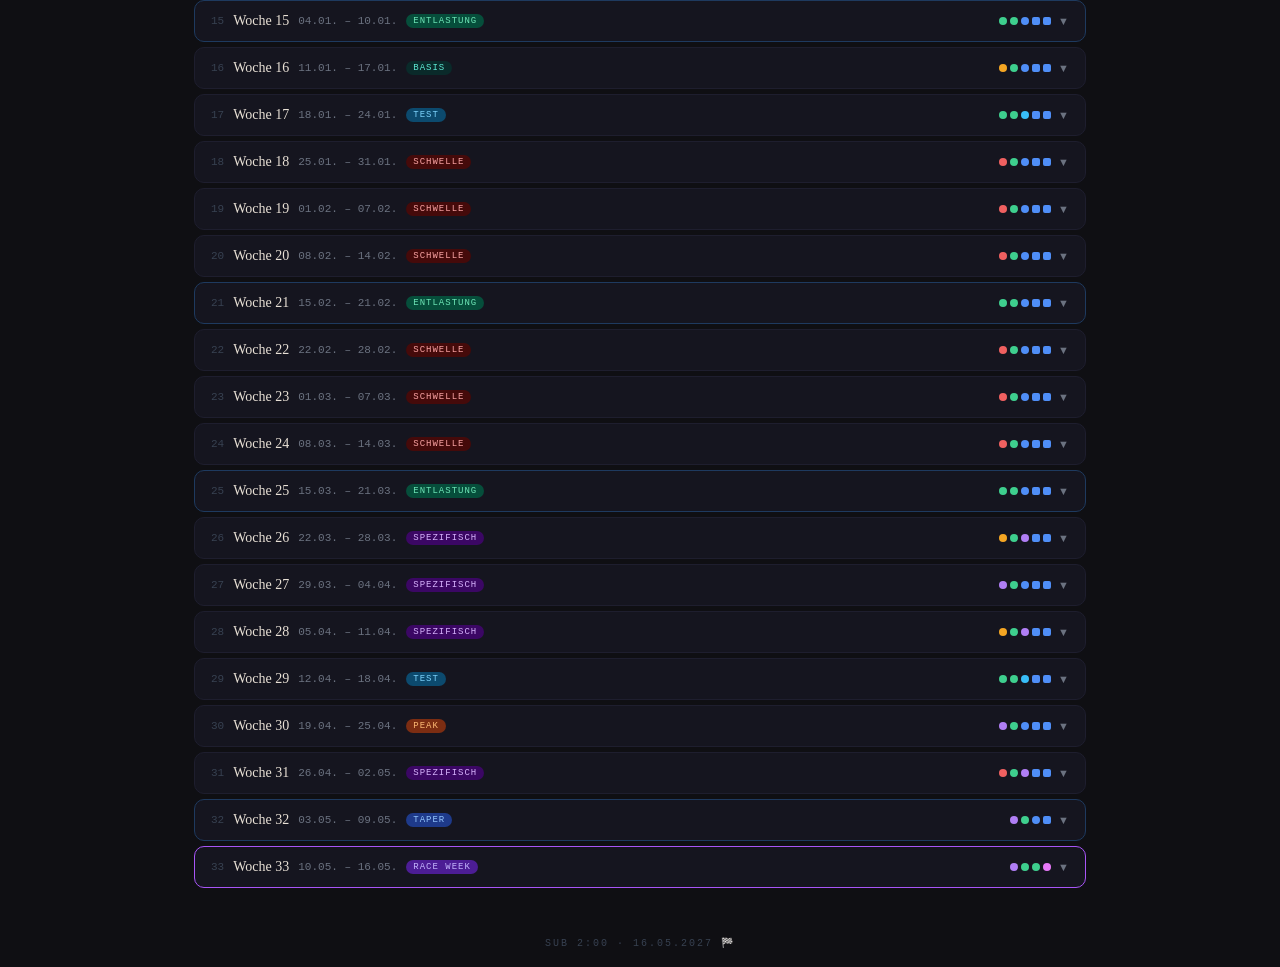
<file: halbmarathon-archiv.html>
<!DOCTYPE html>
<html lang="de">
<head>
<meta charset="UTF-8">
<meta name="viewport" content="width=device-width, initial-scale=1.0">
<title>Langfristiges Ziel – Sub-2 Halbmarathon</title>
<style>
  :root {
    --bg:#0f0f13; --surface:#15151f; --surface2:#1a1a2e;
    --border:#1e1e2e; --border2:#2a2a3a;
    --text:#e8e0d5; --muted:#6b7280; --faint:#2e2e3a;
    --blue:#4f8ef7; --green:#3ecf8e; --amber:#f5a623;
    --red:#f06060; --purple:#b07ef5; --teal:#38bdf8;
  }
  * { box-sizing:border-box; margin:0; padding:0; }
  body { font-family:Georgia,serif; background:var(--bg); min-height:100vh; color:var(--text); }
  button { font-family:inherit; }

  header { background:linear-gradient(135deg,#1a1a2e 0%,#16213e 50%,#0f3460 100%); padding:44px 24px 28px; text-align:center; border-bottom:1px solid var(--border2); position:relative; overflow:hidden; }
  header::before { content:''; position:absolute; inset:0; background:radial-gradient(ellipse at 30% 50%,rgba(79,142,247,0.08) 0%,transparent 60%),radial-gradient(ellipse at 70% 50%,rgba(168,85,247,0.06) 0%,transparent 60%); }
  .h-inner { position:relative; z-index:1; }
  .h-eye { font-size:11px; letter-spacing:4px; color:var(--muted); text-transform:uppercase; margin-bottom:10px; font-family:monospace; }
  h1 { font-size:clamp(24px,5vw,44px); font-weight:normal; color:#f0ece6; }
  h1 span { color:var(--blue); }
  .h-sub { margin-top:8px; color:var(--muted); font-size:14px; font-style:italic; }
  .schedule { display:grid; grid-template-columns:repeat(7,1fr); gap:4px; max-width:500px; margin:20px auto 0; }
  .sched-cell { text-align:center; padding:8px 2px; border-radius:6px; }
  .sched-cell .d { font-size:9px; color:var(--muted); margin-bottom:3px; font-family:monospace; }
  .sched-cell .c { font-size:9px; font-weight:600; line-height:1.3; }

  nav { display:flex; border-bottom:1px solid var(--border); background:#12121c; flex-wrap:wrap; position:sticky; top:0; z-index:100; }
  .nb { padding:13px 16px; background:none; border:none; border-bottom:2px solid transparent; color:var(--muted); cursor:pointer; font-size:12px; font-family:monospace; transition:color .2s,border-color .2s; }
  .nb.on { color:var(--blue); border-bottom-color:var(--blue); }
  .nb:hover:not(.on){ color:var(--text); }

  .panel { display:none; max-width:920px; margin:0 auto; padding:20px 14px; }
  .panel.on { display:block; }

  .legend { display:flex; gap:10px; flex-wrap:wrap; margin-bottom:16px; padding:12px 14px; background:var(--surface2); border-radius:8px; }
  .legend-item { display:flex; align-items:center; gap:5px; }
  .legend-item span { font-size:11px; color:var(--muted); }
  .dot { width:8px; height:8px; border-radius:50%; flex-shrink:0; }
  .sq { width:8px; height:8px; border-radius:2px; flex-shrink:0; }

  .ref-box { margin-bottom:10px; padding:12px 14px; background:#12121c; border-radius:8px; border:1px solid var(--border); }
  .ref-title { font-size:9px; color:var(--muted); text-transform:uppercase; letter-spacing:2px; font-family:monospace; margin-bottom:8px; }
  .ref-grid { display:grid; gap:6px; }
  .ref-card { padding:7px 10px; border-radius:6px; background:var(--surface); }
  .ref-card .z { font-size:10px; color:var(--muted); }
  .ref-card .p { font-size:12px; color:var(--text); font-family:monospace; font-weight:600; }

  .week-card { margin-bottom:5px; background:var(--surface); border-radius:10px; border:1px solid var(--border); overflow:hidden; }
  .week-card.deload { border-color:#1e3a5f; }
  .week-card.taper { border-color:#1e3a5f; }
  .week-card.race { border-color:#a855f7; }
  .week-head { width:100%; padding:12px 16px; background:none; border:none; cursor:pointer; display:flex; align-items:center; justify-content:space-between; color:var(--text); }
  .week-left { display:flex; align-items:center; gap:9px; flex-wrap:wrap; }
  .week-num { font-family:monospace; font-size:11px; color:#374151; }
  .week-title { font-size:14px; font-weight:500; }
  .week-dates { font-size:11px; color:var(--muted); font-family:monospace; }
  .week-tag { font-size:9px; padding:2px 7px; border-radius:999px; letter-spacing:1px; text-transform:uppercase; font-family:monospace; }
  .week-right { display:flex; align-items:center; gap:7px; }
  .week-dots { display:flex; gap:3px; }
  .chev { color:var(--muted); font-size:11px; }
  .week-body { display:none; padding:0 16px 16px; border-top:1px solid var(--border); }
  .week-card.open .week-body { display:block; }
  .sec-label { font-size:9px; color:var(--muted); text-transform:uppercase; letter-spacing:2.5px; font-family:monospace; margin:12px 0 7px; }
  .runs-grid { display:grid; grid-template-columns:repeat(auto-fit,minmax(210px,1fr)); gap:7px; }
  .run-card { padding:10px 12px; border-radius:8px; background:var(--bg); }
  .run-head { display:flex; align-items:center; gap:6px; margin-bottom:3px; flex-wrap:wrap; }
  .run-day { font-size:9px; font-family:monospace; background:#0f0f18; padding:1px 6px; border-radius:3px; }
  .run-name { font-size:12px; font-weight:600; color:var(--text); }
  .run-detail { font-size:11px; color:var(--muted); line-height:1.6; }
  .run-kad { display:inline-flex; align-items:center; gap:4px; margin-top:5px; background:#1a2a1a; border:1px solid #2a4a2a; border-radius:5px; padding:2px 8px; }
  .run-kad .l { font-size:9px; color:#3ecf8e; }
  .run-kad .v { font-size:10px; color:var(--text); font-family:monospace; font-weight:600; }
  .gym-row { display:flex; gap:7px; flex-wrap:wrap; align-items:flex-start; }
  .gym-badge { padding:6px 12px; border-radius:8px; background:var(--bg); border:1px solid #1e3a5f; font-size:12px; color:var(--teal); }
  .gym-note { padding:6px 10px; border-radius:8px; background:var(--bg); border:1px solid #1a2a1a; font-size:11px; color:var(--muted); font-style:italic; max-width:360px; }
  .rest-row { padding:8px 12px; border-radius:8px; background:var(--bg); border:1px solid var(--faint); font-size:11px; color:#374151; display:flex; align-items:center; gap:6px; }

  .info-box { margin-bottom:14px; padding:14px 16px; background:var(--surface2); border-radius:10px; }
  .info-box .t { font-size:13px; font-weight:600; margin-bottom:5px; }
  .info-box p { font-size:12px; color:var(--muted); line-height:1.75; }
  .info-box strong { color:var(--text); }
  .plans-grid { display:grid; grid-template-columns:repeat(auto-fit,minmax(280px,1fr)); gap:12px; }
  .plan-card { background:var(--surface); border-radius:10px; border:1px solid var(--border); overflow:hidden; }
  .plan-head { padding:13px 16px; border-bottom:1px solid var(--border); }
  .plan-label { font-size:14px; font-weight:bold; letter-spacing:2px; }
  .plan-sub { font-size:11px; color:var(--muted); margin-top:2px; }
  .ex-row { display:flex; justify-content:space-between; align-items:center; padding:8px 0; }
  .ex-row:not(:last-child) { border-bottom:1px solid #1a1a2a; }
  .ex-name { font-size:12px; color:var(--text); }
  .ex-note { font-size:10px; color:var(--muted); margin-top:1px; }
  .ex-sets { font-size:11px; font-family:monospace; white-space:nowrap; margin-left:10px; }
  .tip-card { padding:15px; background:var(--surface); border-radius:10px; border:1px solid var(--border); display:flex; gap:12px; margin-bottom:8px; }
  .tip-icon { font-size:22px; line-height:1; flex-shrink:0; }
  .tip-t { font-size:13px; font-weight:600; color:var(--text); margin-bottom:4px; }
  .tip-d { font-size:12px; color:var(--muted); line-height:1.7; }
  footer { text-align:center; padding:24px; color:#374151; font-size:10px; font-family:monospace; letter-spacing:2px; }
  @media (max-width:500px){ .week-dates{display:none;} .sched-cell .c{font-size:8px;} }

  .week-card.current { border-color:var(--green); box-shadow:0 0 0 1px var(--green) inset; }
  .now-badge { font-size:9px; padding:2px 7px; border-radius:999px; background:#0a2a1a; color:#6ee7b7; font-family:monospace; }
  .phase-bar { display:flex; gap:3px; margin-bottom:16px; }
  .phase-seg { padding:9px 8px; border-radius:6px; min-width:0; background:var(--surface); border-top:3px solid; }
  .phase-seg .pn { font-size:11px; font-weight:600; white-space:nowrap; overflow:hidden; text-overflow:ellipsis; }
  .phase-seg .pd { font-size:9px; color:var(--muted); font-family:monospace; margin-top:2px; white-space:nowrap; overflow:hidden; text-overflow:ellipsis; }
  .ms-grid { display:grid; grid-template-columns:repeat(auto-fit,minmax(180px,1fr)); gap:6px; }
  @media (max-width:600px){ .phase-bar{flex-wrap:wrap;} .phase-seg{flex:1 1 30% !important;} }
</style>
</head>
<body>

<header>
  <div class="h-inner">
    <div class="h-eye" id="h-eye"></div>
    <h1>Langfristiges Ziel: Halbmarathon<span> sub 2:00</span></h1>
    <p class="h-sub">Ziel-Pace 5:41/km · Ganzkörper A/B · Standardwoche ab Laufstart:</p>
    <div class="schedule" id="header-schedule"></div>
  </div>
</header>

<nav>
  <a class="nb" href="index.html" style="text-decoration:none;color:var(--amber)">Startseite</a>
  <a class="nb" href="training.html" style="text-decoration:none;color:var(--amber)">Spartan-Hauptplan</a>
  <button class="nb on" onclick="tab('plan')">📅 Wochenplan</button>
  <button class="nb" onclick="tab('gym')">💪 Gym A/B</button>
  <button class="nb" onclick="tab('mobility')">🧘 Mobility</button>
  <button class="nb" onclick="tab('tips')">💡 Hinweise</button>
  <a class="nb" href="spartan.html" style="display:inline-flex;align-items:center;text-decoration:none;color:var(--amber)">Spartan Race</a>
</nav>

<div class="panel on" id="p-plan">
  <div class="phase-bar" id="phase-bar"></div>
  <div class="legend" id="legend"></div>
  <div class="ref-box">
    <div class="ref-title">🎯 Pace-Zonen Zielniveau Frühjahr (min/km) – anfangs gilt nur „Locker"</div>
    <div class="ref-grid" id="pace-zones" style="grid-template-columns:repeat(auto-fit,minmax(130px,1fr));"></div>
  </div>
  <div class="ref-box" style="background:#0f1a0f;border-color:#1a3a1a;">
    <div class="ref-title" style="color:#3ecf8e;">🏁 Checkpoints auf dem Weg zu sub 2:00</div>
    <div class="ms-grid" id="milestones"></div>
  </div>
  <div class="ref-box" style="background:#0f1a0f;border-color:#1a3a1a;">
    <div class="ref-title" style="color:#3ecf8e;">👟 Kadenz · aktuell 163 spm</div>
    <div class="ref-grid" id="cadence-prog" style="grid-template-columns:repeat(auto-fit,minmax(130px,1fr));"></div>
  </div>
  <div id="weeks-container"></div>
</div>

<div class="panel" id="p-gym"></div>
<div class="panel" id="p-mobility"></div>
<div class="panel" id="p-tips"></div>

<footer id="footer"></footer>

<script>
// ════════ EINSTELLUNGEN ════════
// Renntag hier anpassen (ein Sonntag). Der Plan rechnet die letzten 16 Wochen automatisch rückwärts.
const RACE = "2027-05-16";
const START = "2026-09-28"; // Montag der ersten Woche

// ════════ DATUM ════════
const D = s => { const [y,m,d] = s.split("-").map(Number); return new Date(Date.UTC(y,m-1,d)); };
const DAYMS = 864e5;
const START_D = D(START), RACE_D = D(RACE);
const TOTAL = Math.floor(Math.round((RACE_D - START_D)/DAYMS)/7) + 1;
const fmt = (d,o={day:"2-digit",month:"2-digit"}) => d.toLocaleDateString("de-DE",{...o,timeZone:"UTC"});
const weekMon = n => new Date(START_D.getTime() + (n-1)*7*DAYMS);
const getWeekDates = n => { const s = weekMon(n); const e = new Date(s.getTime()+6*DAYMS); return `${fmt(s)} – ${fmt(e)}`; };

// ════════ TYPEN ════════
const typeColors = {
  easy:  { dot:"#3ecf8e", label:"Locker" },
  long:  { dot:"#4f8ef7", label:"Long Run" },
  tempo: { dot:"#f06060", label:"Schwelle" },
  speed: { dot:"#f5a623", label:"Intervall / Technik" },
  hmp:   { dot:"#b07ef5", label:"HM-Renntempo" },
  test:  { dot:"#38bdf8", label:"Test" },
  race:  { dot:"#e879f9", label:"Rennen" },
  alt:   { dot:"#6b7280", label:"Alternativ (Rad, Gehen)" },
};
const tagStyle = {
  "LAUFPAUSE": { bg:"#1f2937", color:"#d1d5db" },
  "COMEBACK":  { bg:"#0a2a1a", color:"#6ee7b7" },
  "BASIS":     { bg:"#0a2a2a", color:"#5eead4" },
  "ENTLASTUNG":{ bg:"#064e3b", color:"#6ee7b7" },
  "TEST":      { bg:"#0c4a6e", color:"#7dd3fc" },
  "SCHWELLE":  { bg:"#450a0a", color:"#fca5a5" },
  "SPEZIFISCH":{ bg:"#3b0764", color:"#d8b4fe" },
  "PEAK":      { bg:"#7c2d12", color:"#fdba74" },
  "TAPER":     { bg:"#1e3a8a", color:"#93c5fd" },
  "RACE WEEK": { bg:"#4c1d95", color:"#c4b5fd" },
};
const phases = [
  { key:"pause", name:"Laufpause",  color:"#6b7280" },
  { key:"come",  name:"Comeback",   color:"#3ecf8e" },
  { key:"basis", name:"Basis",      color:"#2dd4bf" },
  { key:"thr",   name:"Schwelle",   color:"#f06060" },
  { key:"spec",  name:"Spezifisch", color:"#b07ef5" },
  { key:"taper", name:"Taper",      color:"#60a5fa" },
];

// ════════ WOCHEN GENERIEREN ════════
const R = (day,name,type,detail,kad) => ({day,name,type,detail,kad});
const GYM_AB = ["Wochentag: Ganzkörper A","Wochenende: Ganzkörper B"];
const weeks = [];
const add = (phase, tag, runs, gym, gymNote) => weeks.push({ week:weeks.length+1, phase, tag, runs, gym, gymNote });

// Phase 1 – Laufpause (3 Wochen)
const altRun = [R("frei","Kein Laufen","alt","Optional: lockeres Radfahren, Spaziergänge, Schwimmen – alles, was nicht wehtut und nicht stößt. Die Beine erholen sich vom Halbmarathon.")];
add("pause","LAUFPAUSE", altRun, GYM_AB, "Einstiegswoche: 2 Sätze pro Übung, ca. 70–80 % der alten Gewichte, 3 Wdh. Reserve. Die Beine stecken noch im Halbmarathon.");
add("pause","LAUFPAUSE", altRun, GYM_AB, "Voll einsteigen: alle Sätze, Doppelprogression. Ohne Laufen darfst du die Beine jetzt richtig fordern.");
add("pause","LAUFPAUSE", altRun, GYM_AB, "Gewichte steigern, wo die obere Wdh.-Grenze in allen Sätzen sitzt. Beinpresse diese Woche noch mitnehmen – ab nächster Woche läufst du wieder.");

// Phase 2 – Comeback (4 Wochen)
const comeback = [
  [3,4,5,"Erster Lauf nach der Pause: betont langsam, ruhig mit Gehpausen."],
  [4,4,6,"Do am Ende 4× 20 s Steigerungen (locker, kein Sprint)."],
  [5,5,8,"Do am Ende 6× 20 s Steigerungen."],
  [4,4,6,"Entlastung – Körper verarbeitet den Wiedereinstieg."],
];
comeback.forEach(([di,dox,sa,note],i)=>{
  add("come", i===3?"ENTLASTUNG":"COMEBACK", [
    R("Di",`Locker ${di} km`,"easy","@ 6:50–7:20, Conversational Pace. HF ruhig halten, Pace ist egal.","163–166 spm"),
    R("Do",`Locker ${dox} km`,"easy",note,"163–166 spm"),
    R("Sa",`Long Run ${sa} km`,"long","Ganz locker @ 7:00+. Zeit auf den Beinen, nicht Tempo.","163–166 spm"),
  ], GYM_AB, i===3 ? "Entlastungswoche: pro Übung 1 Satz weniger, Gewicht halten." : "Gym A am Tag nach dem Di-Lauf (z. B. Mi), Gym B am Tag nach dem Long Run.");
});

// Phase 3 – Basis (variable Länge)
const BASIS = Math.max(0, TOTAL - 7 - 16);
const basisQ = [
  ["Locker 6 km + Steigerungen","speed","5 km locker, dann 6–8× 20 s Steigerungen mit voller Erholung. Schult Laufökonomie ohne Belastung."],
  ["Bergsprints","speed","5 km locker, dazwischen 6–8× 15 s bergauf zügig, Gehpause runter. Kräftigt Waden und Schienbein, schont die Gelenke."],
  ["Fahrtspiel","speed","2 km locker → 6× (1 min zügig ≈ 5:45 / 2 min locker) → 1,5 km locker. Erster sanfter Tempo-Reiz."],
  ["Steady-Lauf 7 km","tempo","2 km locker → 20–25 min @ 6:10–6:30 → locker aus. Kontrolliert, nicht hart."],
];
let lastLong = 8;
for(let i=0;i<BASIS;i++){
  const last = i===BASIS-1, deload = last || i%4===3;
  const blk = Math.min(3, Math.floor(i/4));
  const doKm = 5 + Math.min(2, blk);
  let di, sa, tag;
  if(last){
    tag = "TEST";
    di = R("Di","Locker 5 km + Steigerungen","easy","Beine frisch machen für den Test.","165–168 spm");
    sa = R("Sa","5-km-Test","test","2 km einlaufen, 5 km so schnell wie gleichmäßig möglich, 1–2 km auslaufen. Orientierung: ≤ 28:00 = auf Kurs, ≤ 27:00 = sehr gut. Danach Pace-Zonen neu einordnen.","168+ spm");
  } else if(deload){
    tag = "ENTLASTUNG";
    di = R("Di","Locker 5 km + Steigerungen","easy","Entlastung: 4–6× 20 s Steigerungen, sonst ruhig.","165–168 spm");
    sa = R("Sa",`Long Run ${lastLong-3} km`,"long","Kürzer als letzte Woche – Erholung ist Training.","165–168 spm");
  } else {
    tag = "BASIS";
    lastLong = Math.min(15, lastLong+1);
    const q = basisQ[blk];
    di = R("Di",q[0],q[1],q[2],"165–168 spm");
    sa = R("Sa",`Long Run ${lastLong} km`,"long","Locker @ 6:50–7:20. Ab 12 km Hydro Load/Gel mitnehmen und üben.","165–168 spm");
  }
  add("basis", tag, [di, R("Do",`Locker ${doKm} km`,"easy","Conversational Pace. Das ist deine Ausdauerbasis – 80 % des Trainings sehen so aus.","165–168 spm"), sa],
    GYM_AB, deload ? "Entlastungswoche: pro Übung 1 Satz weniger, Gewicht halten." : "Aufbau: Doppelprogression, Gym A Mi, Gym B am Tag nach dem Long Run.");
}

// Phase 4 – Schwelle (8 Wochen)
const thr = [
  ["3× 8 min @ Schwelle",14,6,"SCHWELLE"],
  ["3× 10 min @ Schwelle",15,7,"SCHWELLE"],
  ["2× 15 min @ Schwelle",16,7,"SCHWELLE"],
  [null,12,5,"ENTLASTUNG"],
  ["4× 8 min @ Schwelle",16,7,"SCHWELLE"],
  ["20 min am Stück @ Schwelle",17,7,"SCHWELLE"],
  ["3× 12 min @ Schwelle",18,8,"SCHWELLE"],
  [null,13,5,"ENTLASTUNG"],
];
thr.forEach(([q,sa,dox,tag],j)=>{
  const di = q
    ? R("Di",q,"tempo",`2 km einlaufen → ${q.replace(" @ Schwelle","")} @ 5:20–5:35 (2 min Trabpause) → 1,5 km aus. „Angenehm hart": kurze Sätze sprechen geht noch.`,"168+ spm")
    : R("Di","Locker 6 km + Steigerungen","easy","Entlastung, keine harte Einheit.","166–168 spm");
  const saRun = R("Sa",`Long Run ${sa} km`,"long", j===5||j===6 ? "Locker, die letzten 3 km steady @ 6:05–6:20." : "Locker @ 6:45–7:15, Verpflegung wie im Rennen.","166–168 spm");
  add("thr", tag, [di, R("Do",`Locker ${dox} km`,"easy","Wirklich locker – nach der Schwelle am Di ist das Erholung.","166–168 spm"), saRun],
    GYM_AB, tag==="ENTLASTUNG" ? "Entlastung: 1 Satz weniger pro Übung." : "Oberkörper voll, Beinübungen 1 Satz weniger – die Schwelle braucht frische Beine.");
});

// Phase 5 – Spezifisch (6 Wochen)
const spec = [
  ["5× 1 km @ 5:05–5:10","speed","2 min Trabpause. Hebt die Decke über deinem Renntempo.",7,"16 km, letzte 4 km @ HM-Tempo (5:35–5:40)","hmp","SPEZIFISCH"],
  ["3× 3 km @ HM-Tempo","hmp","5:35–5:40, 3 min Trabpause. So fühlt sich sub 2:00 an.",7,"18 km locker","long","SPEZIFISCH"],
  ["6× 1 km @ 5:00–5:05","speed","2 min Trabpause.",8,"18 km, davon 2× 5 km @ HM-Tempo","hmp","SPEZIFISCH"],
  [null,"easy","",5,"10-km-Test","test","TEST"],
  ["2× 5 km @ HM-Tempo","hmp","3 min Trabpause. Längster Renntempo-Block.",7,"20 km locker – längster Lauf","long","PEAK"],
  ["4× 2 km @ 5:25–5:30","tempo","2 min Trabpause.",7,"16 km, davon 8 km @ HM-Tempo – Generalprobe (Kleidung, Frühstück, Verpflegung)","hmp","SPEZIFISCH"],
];
spec.forEach(([q,qt,qd,dox,sa,st,tag])=>{
  const di = q ? R("Di",q,qt,`2 km einlaufen → ${q} → 1,5 km aus. ${qd}`,"168–172 spm") : R("Di","Locker 5 km + Steigerungen","easy","Beine frisch für den Test.","168 spm");
  const saRun = st==="test"
    ? R("Sa","10-km-Test","test","2 km einlaufen, 10 km gleichmäßig voll. ≤ 54:00 = sub 2:00 ist realistisch. 54–57 min = Ziel eher 2:00–2:05, Renntempo anpassen.","170+ spm")
    : R("Sa",`Long Run ${sa.match(/^\d+/)[0]} km`,st,sa+(st==="hmp"?". Rest locker @ 6:45+.":" @ 6:45–7:15."),"168–170 spm");
  add("spec", tag, [di, R("Do",`Locker ${dox} km`,"easy","Ruhig – die Qualität steckt in Di und Sa.","166–168 spm"), saRun],
    GYM_AB, "Erhalt-Modus: 2 Sätze pro Übung, Gewicht halten. Laufen hat jetzt Priorität.");
});

// Phase 6 – Taper (2 Wochen)
add("taper","TAPER",[
  R("Di","3× 2 km @ HM-Tempo","hmp","2 km ein, 3 min Trabpause, 1,5 km aus. Tempo halten, Umfang runter.","170 spm"),
  R("Do","Locker 5 km","easy","Ganz ruhig.","168 spm"),
  R("Sa","Long Run 12 km","long","Locker, letzte 2 km @ HM-Tempo.","168 spm"),
],["Wochentag: Ganzkörper A (leicht)"],"Nur eine Einheit, 2 Sätze, Beine sehr leicht. Kein Gym am Wochenende.");
add("taper","RACE WEEK",[
  R("Di","6 km mit 3× 1 km @ HM-Tempo","hmp","Beine wach halten, nicht ermüden.","170 spm"),
  R("Do","Locker 4 km + Steigerungen","easy","4× 100 m flott. Ab heute Carb-Loading.","170 spm"),
  R("Sa","Ausschütteln 15 min","easy","Ganz locker. Startsachen richten, früh schlafen.","—"),
  R("So",`🏁 HALBMARATHON ${fmt(RACE_D)}`,"race","Start 5:45–5:50 für die ersten 3 km, dann auf 5:38–5:40 einpendeln. Ab km 16 zulegen, wenn noch was da ist. Keine Gehpausen mehr – nur kurz an den Stationen trinken.","170+ spm"),
],[],"Kein Gym. Frische schlägt Fitness.");

// ════════ HEADER / SCHEDULE ════════
const weekSchedule = [
  {d:"Mo", c:"Ruhe",       t:"rest", bc:"#1e1e2e", bg:"#0f0f18"},
  {d:"Di", c:"Qualität",   t:"run",  bc:"#f06060", bg:"#2a0f0f"},
  {d:"Mi", c:"Gym A",      t:"gym",  bc:"#3b82f6", bg:"#1e3a5f"},
  {d:"Do", c:"Locker",     t:"run",  bc:"#3ecf8e", bg:"#0a2a1a"},
  {d:"Fr", c:"Mobility",   t:"mob",  bc:"#f5a623", bg:"#3a2800"},
  {d:"Sa", c:"Long Run",   t:"run",  bc:"#6366f1", bg:"#0d1a3a"},
  {d:"So", c:"Gym B",      t:"gym",  bc:"#3b82f6", bg:"#1e3a5f"},
];
document.getElementById("h-eye").textContent = `${fmt(START_D,{day:"2-digit",month:"2-digit",year:"numeric"})} → ${fmt(RACE_D,{day:"2-digit",month:"2-digit",year:"numeric"})} · ${TOTAL} Wochen`;
document.getElementById("footer").textContent = `SUB 2:00 · ${fmt(RACE_D,{day:"2-digit",month:"2-digit",year:"numeric"})} 🏁`;
document.getElementById("header-schedule").innerHTML = weekSchedule.map(x =>
  `<div class="sched-cell" style="background:${x.bg};border:1px solid ${x.bc};">
    <div class="d">${x.d}</div>
    <div class="c" style="color:${x.t==='rest'?'#374151':'var(--text)'}">${x.c}</div>
  </div>`).join("");

// ════════ PHASEN-LEISTE ════════
document.getElementById("phase-bar").innerHTML = phases.map(p=>{
  const ws = weeks.filter(w=>w.phase===p.key);
  if(!ws.length) return "";
  const s = weekMon(ws[0].week), e = new Date(weekMon(ws[ws.length-1].week).getTime()+6*DAYMS);
  return `<div class="phase-seg" style="flex:${ws.length} 1 0;border-top-color:${p.color}">
    <div class="pn" style="color:${p.color}">${p.name}</div>
    <div class="pd">${fmt(s)}–${fmt(e)} · ${ws.length} Wo</div></div>`;
}).join("");

// ════════ LEGENDE, ZONEN, CHECKPOINTS, KADENZ ════════
document.getElementById("legend").innerHTML =
  Object.values(typeColors).map(v => `<div class="legend-item"><div class="dot" style="background:${v.dot}"></div><span>${v.label}</span></div>`).join("")
  + `<div class="legend-item"><div class="sq" style="background:var(--blue)"></div><span>Gym</span></div>`;

const paceZones = [["Locker","6:45–7:20","#3ecf8e"],["Steady","6:05–6:30","#60a5fa"],["HM-Renntempo","5:35–5:40","#b07ef5"],["Schwelle","5:20–5:35","#f06060"],["Intervall 1 km","5:00–5:10","#f5a623"]];
document.getElementById("pace-zones").innerHTML = paceZones.map(([z,p,col]) =>
  `<div class="ref-card" style="border-left:3px solid ${col}"><div class="z">${z}</div><div class="p">${p}</div></div>`).join("");

const w5 = weeks.find(w=>w.runs.some(r=>r.name==="5-km-Test"));
const w10 = weeks.find(w=>w.runs.some(r=>r.name==="10-km-Test"));
const sat = w => fmt(new Date(weekMon(w.week).getTime()+5*DAYMS));
const milestones = [
  ["Heute","HM 2:17:54 · Pace 6:31","#6b7280"],
  w5 ? [`5-km-Test · ${sat(w5)}`,"Ziel ≤ 28:00","#38bdf8"] : null,
  w10 ? [`10-km-Test · ${sat(w10)}`,"Ziel ≤ 54:00","#38bdf8"] : null,
  [`Renntag · ${fmt(RACE_D)}`,"< 2:00:00 · 5:41/km","#e879f9"],
].filter(Boolean);
document.getElementById("milestones").innerHTML = milestones.map(([l,v,c])=>
  `<div class="ref-card" style="border-left:3px solid ${c}"><div class="z">${l}</div><div class="p">${v}</div></div>`).join("");

const cadenceProg = [["Locker","165–168 spm","#3ecf8e"],["Schwelle","168–170 spm","#2dd4bf"],["Renntempo","170+ spm","#60a5fa"]];
document.getElementById("cadence-prog").innerHTML = cadenceProg.map(([l,t,col]) =>
  `<div class="ref-card" style="border:1px solid #1e2e1e;display:flex;justify-content:space-between;align-items:center;"><span style="font-size:10px;color:var(--muted);font-family:monospace">${l}</span><span style="font-size:11px;color:${col};font-family:monospace;font-weight:600">${t}</span></div>`).join("");

// ════════ WOCHEN RENDERN ════════
const todayUTC = (()=>{ const n=new Date(); return Date.UTC(n.getFullYear(),n.getMonth(),n.getDate()); })();
const CUR = Math.floor((todayUTC - START_D.getTime())/DAYMS/7) + 1;

document.getElementById("weeks-container").innerHTML = weeks.map(w => {
  const ts = tagStyle[w.tag];
  const cls = [w.tag==="RACE WEEK"?"race":(w.tag==="ENTLASTUNG"||w.tag==="TAPER")?"deload":"", w.week===CUR?"current open":""].join(" ");
  const dots = w.runs.map(r=>`<div class="dot" style="background:${typeColors[r.type].dot}"></div>`).join("")
    + w.gym.map(()=>`<div class="sq" style="background:var(--blue)"></div>`).join("");
  const runsHtml = w.runs.map(r=>{ const c = typeColors[r.type].dot; return `
    <div class="run-card" style="border-left:3px solid ${c}">
      <div class="run-head"><span class="run-day" style="color:${c};border:1px solid ${c}22;">${r.day}</span><span class="run-name">${r.name}</span></div>
      <div class="run-detail">${r.detail}</div>
      ${r.kad?`<div class="run-kad"><span class="l">👟 Kadenz</span><span class="v">${r.kad}</span></div>`:""}
    </div>`; }).join("");
  const gymHtml = w.gym.length
    ? `<div class="gym-row">${w.gym.map(g=>`<div class="gym-badge">${g}</div>`).join("")}<div class="gym-note">${w.gymNote}</div></div>`
    : `<div class="rest-row"><span style="font-style:italic">${w.gymNote}</span></div>`;
  const mob = w.tag==="RACE WEEK" ? "Nach dem Rennen: locker gehen, sanft dehnen, viel trinken – und feiern."
    : "2× pro Woche ~20 min Mobility + Stabi-Core (z. B. Fr und nach Gym B).";
  return `
  <div class="week-card ${cls}" id="week-${w.week}">
    <button class="week-head" onclick="toggleWeek(${w.week})">
      <div class="week-left">
        <span class="week-num">${String(w.week).padStart(2,"0")}</span>
        <span class="week-title">Woche ${w.week}</span>
        <span class="week-dates">${getWeekDates(w.week)}</span>
        <span class="week-tag" style="background:${ts.bg};color:${ts.color}">${w.tag}</span>
        ${w.week===CUR?`<span class="now-badge">JETZT</span>`:""}
      </div>
      <div class="week-right"><div class="week-dots">${dots}</div><span class="chev" id="chev-${w.week}">${w.week===CUR?"▲":"▼"}</span></div>
    </button>
    <div class="week-body">
      <div class="sec-label">🏃 Laufen</div>
      <div class="runs-grid">${runsHtml}</div>
      <div class="sec-label">💪 Fitnessstudio</div>
      ${gymHtml}
      <div class="sec-label">🧘 Mobility & Ruhe</div>
      <div class="rest-row"><span style="font-style:italic">${mob} Mo = Ruhetag.</span></div>
    </div>
  </div>`;
}).join("");
if(CUR>=1 && CUR<=weeks.length){ const el=document.getElementById("week-"+CUR); if(el && el.scrollIntoView && CUR>2) setTimeout(()=>el.scrollIntoView({block:"center"}),100); }

function toggleWeek(n){
  const card = document.getElementById("week-"+n);
  card.classList.toggle("open");
  document.getElementById("chev-"+n).textContent = card.classList.contains("open")?"▲":"▼";
}

// ════════ GYM ════════
const gymPlan = {
  a: { label:"GANZKÖRPER A", subtitle:"Wochentag (Standard Mi) · kniedominant · ~55 min", color:"#4f8ef7",
    exercises:[
      {name:"Beinpresse",sets:"3 × 6–10",note:"Hauptübung Beine"},
      {name:"Schrägbankdrücken",sets:"3 × 6–10",note:"Brust – oberer Anteil"},
      {name:"Latziehen",sets:"3 × 8–12",note:"Rücken – Breite"},
      {name:"Beinbeuger liegend",sets:"3 × 10–12",note:"Hamstrings, Kniestabilität"},
      {name:"Seitheben",sets:"3 × 12–15",note:"Seitliche Schulter"},
      {name:"Triceps Pushdown",sets:"3 × 10–12",note:"Trizeps"},
      {name:"Waden Isolation",sets:"3 × 12–15",note:"Achilles- & Schienbeinschutz"},
    ]},
  b: { label:"GANZKÖRPER B", subtitle:"Wochenende (Tag nach Long Run) · hüftdominant, beinschonend · ~50 min", color:"#3ecf8e",
    exercises:[
      {name:"Hyperextensions",sets:"3 × 10–12",note:"Hintere Kette, optional mit Zusatzgewicht"},
      {name:"Enges Rudern",sets:"3 × 8–12",note:"Rücken – Tiefe"},
      {name:"Butterfly",sets:"3 × 10–12",note:"Brust"},
      {name:"Beinstrecker",sets:"3 × 12–15",note:"Quad, kontrolliert"},
      {name:"Reverse Butterfly",sets:"3 × 12–15",note:"Hintere Schulter & Haltung"},
      {name:"Preacher Curls",sets:"3 × 10–12",note:"Bizeps"},
      {name:"Seitheben",sets:"2 × 15",note:"Zweiter Schulterreiz der Woche"},
      {name:"Tibialis Raises",sets:"2 × 15–20",note:"Neu: Schienbein-Prävention (Wand oder Gerät)"},
    ]},
};
const box = (c,t,b) => `<div style="padding:10px 12px;border-radius:8px;background:var(--bg);border-left:3px solid ${c};"><div style="font-size:11px;font-weight:600;color:${c};margin-bottom:3px;">${t}</div><div style="font-size:11px;color:var(--muted);line-height:1.6;">${b}</div></div>`;
document.getElementById("p-gym").innerHTML = `
  <div class="info-box" style="border-left:3px solid var(--blue)">
    <div class="t" style="color:var(--teal)">Warum Ganzkörper A/B statt Torso/Limbs?</div>
    <p>Bei zwei Einheiten pro Woche trifft jeder Muskel <strong>zweimal statt einmal</strong> einen Reiz. Das ist für den Aufbau effizienter, bei gleicher Trainingszeit. Deine Übungen bleiben, sie sind nur neu verteilt. A trägt die schwere Beinarbeit, B ist bewusst beinschonend, weil sie nach dem Long Run liegt.</p>
  </div>
  <div class="info-box" style="border-left:3px solid var(--amber)">
    <div class="t" style="color:var(--amber)">📅 Tage legen – 1 Wochentag + 1 Wochenendtag</div>
    <div style="display:grid;grid-template-columns:repeat(auto-fit,minmax(200px,1fr));gap:7px;margin-top:8px;">
      ${box("#6b7280","Laufpause (3 Wochen)","Frei wählbar, mind. 48 h Abstand zwischen A und B (z. B. Mi + Sa oder Do + So).")}
      ${box("#3ecf8e","Ab Laufstart: Standard","Gym A am Tag nach der Di-Einheit (Mi). Gym B am Tag nach dem Long Run (So).")}
      ${box("#f06060","Long Run mal am Sonntag?","Dann Gym B am Samstag nur Oberkörper – Hyperextensions, Beinstrecker und Tibialis weglassen.")}
      ${box("#f5a623","Die eine harte Regel","Nie schwere Beine am Tag vor der Qualitätseinheit (Di) oder dem Long Run.")}
    </div>
  </div>
  <div class="info-box" style="border-left:3px solid var(--green)">
    <div class="t" style="color:var(--green)">📈 Progression & Phasen</div>
    <p><strong>Doppelprogression:</strong> Erreichst du in allen Sätzen die obere Wdh.-Grenze, steigerst du das Gewicht (+2,5 kg Oberkörper, +5 kg Beine). Letzter Satz mit 1–2 Wdh. Reserve. Alles im Tracker loggen.<br>
    <strong>Bis Februar:</strong> voller Aufbau, Entlastung alle 4 Wochen. <strong>Schwelle-Phase:</strong> Beine 1 Satz weniger. <strong>Ab 7 Wochen vor dem Rennen:</strong> Erhalt mit 2 Sätzen. <strong>Race Week:</strong> kein Gym.</p>
  </div>
  <div class="plans-grid">
    ${Object.values(gymPlan).map(plan=>`
      <div class="plan-card">
        <div class="plan-head"><div class="plan-label" style="color:${plan.color}">${plan.label}</div><div class="plan-sub">${plan.subtitle}</div></div>
        <div style="padding:10px 16px">
          ${plan.exercises.map(ex=>`<div class="ex-row"><div><div class="ex-name">${ex.name}</div><div class="ex-note">${ex.note}</div></div><div class="ex-sets" style="color:${plan.color}">${ex.sets}</div></div>`).join("")}
        </div>
      </div>`).join("")}
  </div>`;

// ════════ MOBILITY ════════
const mobilityRoutine = {
  mobility: { label:"MOBILITY", subtitle:"~15 min · z. B. Freitag", color:"#f5a623",
    exercises:[
      {name:"Hüftbeuger-Stretch",sets:"60 s / Seite",note:"Kniend, Becken vorgeschoben"},
      {name:"Pigeon Pose",sets:"60 s / Seite",note:"Hüftöffner, tief atmen"},
      {name:"Waden / Achillesstretch",sets:"45 s / Seite",note:"An der Wand, Knie gestreckt + gebeugt"},
      {name:"Hamstring-Stretch",sets:"45 s / Seite",note:"Stehend oder liegend"},
      {name:"Thoraxrotation",sets:"10 Wdh. / Seite",note:"In Seitlage, Arm öffnen"},
      {name:"Hüftkreisen",sets:"10 Wdh. / Seite",note:"Stehend, große Kreise"},
    ]},
  stability: { label:"STABILITÄT", subtitle:"~15–20 min · z. B. nach Gym B", color:"#b07ef5",
    exercises:[
      {name:"Glute Bridge",sets:"3 × 15",note:"Einbeinig für mehr Intensität"},
      {name:"Single-Leg Deadlift",sets:"3 × 10 / Seite",note:"Laufspezifisch – Balance"},
      {name:"Copenhagen Plank",sets:"3 × 20 s / Seite",note:"Adduktoren & Core"},
      {name:"Bird Dog",sets:"3 × 10 / Seite",note:"Gegengleich, langsam"},
      {name:"Side Plank",sets:"3 × 30 s / Seite",note:"Mit Hüftabsenkung"},
      {name:"Clamshell",sets:"3 × 15 / Seite",note:"Band optional"},
    ]},
};
document.getElementById("p-mobility").innerHTML = `
  <div class="info-box" style="border-left:3px solid #f5a623">
    <div class="t" style="color:#f5a623">Zweimal pro Woche, je ~15–20 Minuten</div>
    <p>Mobility am lauffreien Freitag, Stabilität direkt im Anschluss an Gym B. Sanft und kontrolliert – das ist Verletzungsprävention, kein Workout. Gerade mit steigendem Tempo ab der Schwelle-Phase wird die Hüft- und Rumpfstabilität wichtiger.</p>
  </div>
  <div class="plans-grid">
    ${Object.values(mobilityRoutine).map(plan=>`
      <div class="plan-card">
        <div class="plan-head"><div class="plan-label" style="color:${plan.color}">${plan.label}</div><div class="plan-sub">${plan.subtitle}</div></div>
        <div style="padding:10px 16px">
          ${plan.exercises.map(ex=>`<div class="ex-row"><div><div class="ex-name">${ex.name}</div><div class="ex-note">${ex.note}</div></div><div class="ex-sets" style="color:${plan.color}">${ex.sets}</div></div>`).join("")}
        </div>
      </div>`).join("")}
  </div>`;

// ════════ HINWEISE ════════
const tips = [
  ["🎯","Sub 2:00 in Zahlen","Du brauchst 5:41/km über 21,1 km – rund 50 s/km schneller als am 20.09. Die Checkpoints sind Schätzungen nach der Riegel-Formel: 5 km ≤ 26:00 bzw. 10 km ≤ 54:00 entsprechen etwa einem 2:00-Halbmarathon. Die Tests zeigen dir ehrlich, ob du auf Kurs bist."],
  ["🛋️","Laufpause ernst nehmen","3 Wochen kein Laufen, auch wenn es kribbelt. Sehnen und Knochenhaut erholen sich langsamer als Herz und Muskeln – genau das war dein Schienbein-Thema. Radfahren und Spaziergänge sind erlaubt."],
  ["🐢","80/20 bleibt die Basis","Rund 80 % deiner Kilometer bleiben locker. Neu ist genau eine Qualitätseinheit pro Woche (Di). Mehr Tempo bringt dich nicht schneller ans Ziel, sondern schneller zum Physio."],
  ["🦵","Schienbein & Knie","Wochenumfang nie sprunghaft erhöhen, Entlastungswochen nicht auslassen. Neu ist Tempo – das ist ein zusätzlicher Reiz fürs Schienbein. Zieht es, wird die harte Einheit zum lockeren Lauf. Kommt es wieder, lass es abklären."],
  ["🏋️","Gym & Laufen kombinieren","Gym A in der Woche, Gym B am Tag nach dem Long Run. Nie schwere Beine am Tag vor Di oder Sa. Tibialis Raises in B sind deine Schienbein-Versicherung."],
  ["👟","Kadenz","Mit steigendem Tempo steigt die Kadenz von selbst. Locker 165+, Renntempo 170+. Kürzere, schnellere Schritte statt längerer."],
  ["⚖️","Gewicht als Hebel","Jedes Kilo weniger macht dich bei gleicher Fitness schneller. Recomp-Ernährung weiterführen, aber an Qualitätstagen und Long-Run-Tagen die Carbs nicht kürzen."],
  ["🔄","Plan anpassen","Renntag steht ganz oben im Code (RACE). Änderst du ihn, rechnet der Plan die letzten 16 Wochen neu – die Basisphase wird automatisch länger oder kürzer. Nach jedem Test die Pace-Zonen neu einordnen."],
];
document.getElementById("p-tips").innerHTML = tips.map(([icon,t,d])=>`
  <div class="tip-card"><div class="tip-icon">${icon}</div><div><div class="tip-t">${t}</div><div class="tip-d">${d}</div></div></div>`).join("");

function tab(name){
  document.querySelectorAll(".nb").forEach((b,i)=>b.classList.toggle("on",["plan","gym","mobility","tips"][i]===name));
  document.querySelectorAll(".panel").forEach(p=>p.classList.toggle("on",p.id===`p-${name}`));
}
</script>
</body>
</html>
</file>
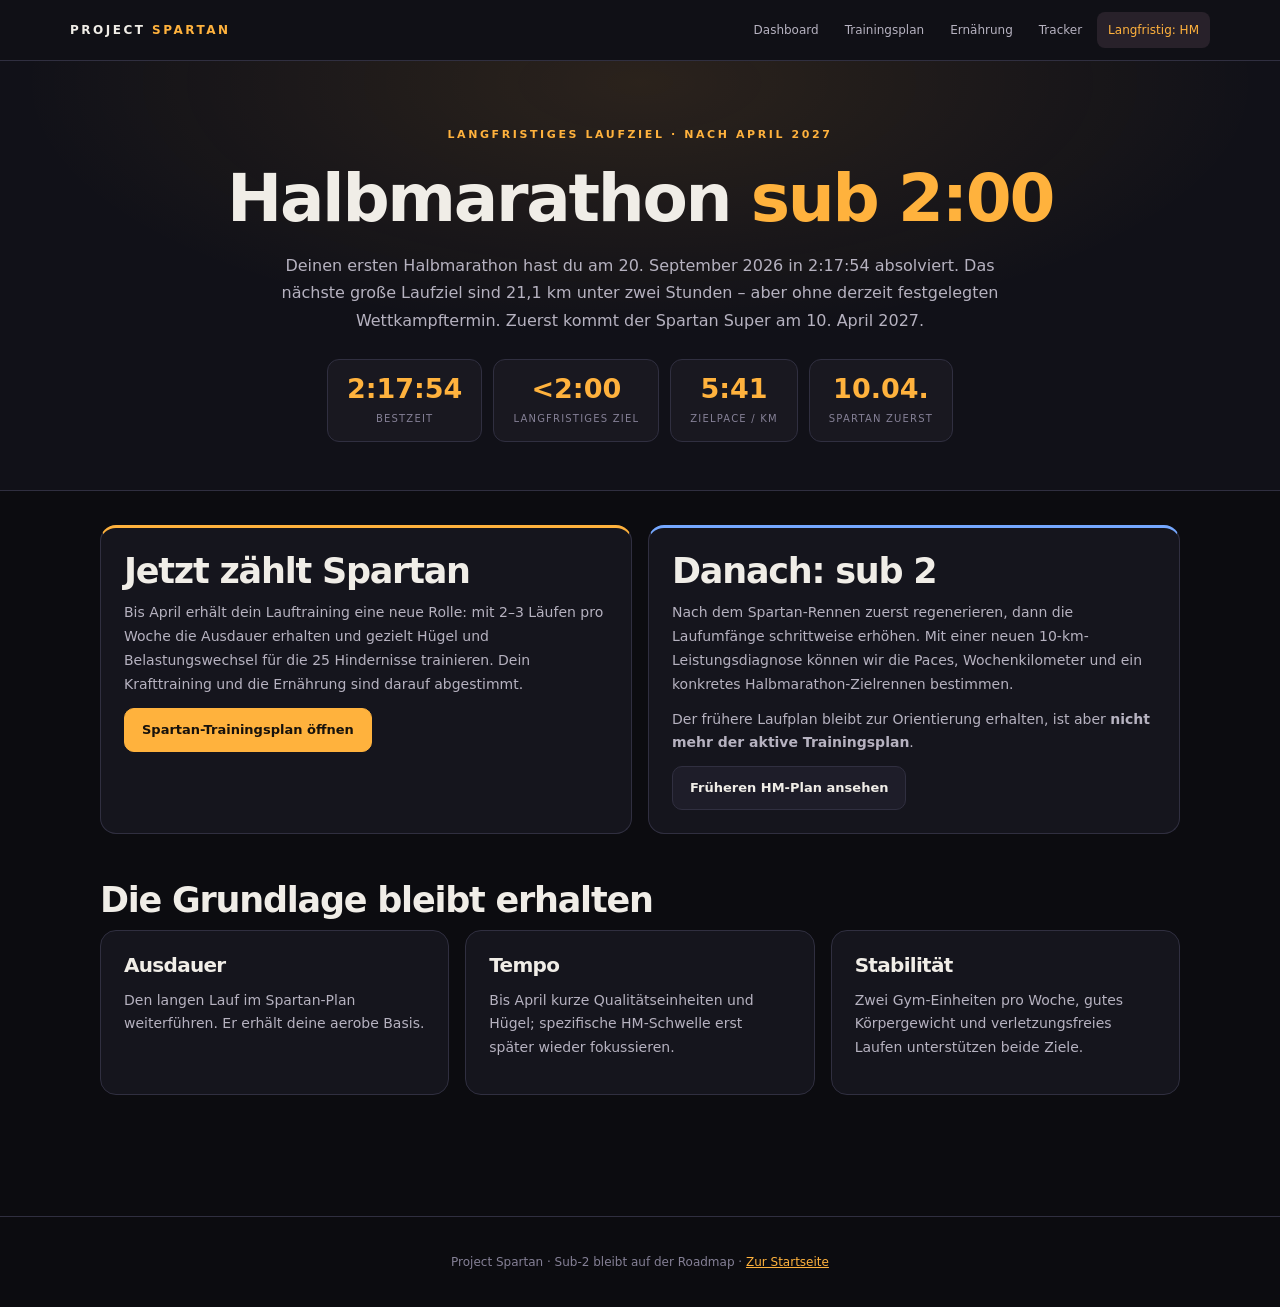
<file: halbmarathon.html>
<!DOCTYPE html><html lang="de"><head><meta charset="UTF-8"><meta name="viewport" content="width=device-width,initial-scale=1"><meta name="description" content="Langfristiges Halbmarathon-Ziel unter zwei Stunden – nach dem Spartan Race München 2027."><title>Halbmarathon sub 2:00 – langfristiges Ziel</title><link rel="stylesheet" href="assets/spartan-theme.css"></head>
<body><header class="site-nav"><a class="brand" href="index.html">PROJECT <span>SPARTAN</span></a><nav class="nav-links"><a href="index.html">Dashboard</a><a href="training.html">Trainingsplan</a><a href="ernaehrung.html">Ernährung</a><a href="tracking.html">Tracker</a><a href="halbmarathon.html" class="active">Langfristig: HM</a></nav></header>
<div class="hero"><div class="eyebrow">Langfristiges Laufziel · nach April 2027</div><h1>Halbmarathon <em>sub 2:00</em></h1><p class="lead">Deinen ersten Halbmarathon hast du am 20. September 2026 in 2:17:54 absolviert. Das nächste große Laufziel sind 21,1 km unter zwei Stunden – aber ohne derzeit festgelegten Wettkampftermin. Zuerst kommt der Spartan Super am 10. April 2027.</p><div class="kpis"><div class="kpi"><b>2:17:54</b><small>Bestzeit</small></div><div class="kpi"><b>&lt;2:00</b><small>Langfristiges Ziel</small></div><div class="kpi"><b>5:41</b><small>Zielpace / km</small></div><div class="kpi"><b>10.04.</b><small>Spartan zuerst</small></div></div></div>
<main class="container"><section class="section"><div class="grid"><div class="card accent"><h2>Jetzt zählt Spartan</h2><p>Bis April erhält dein Lauftraining eine neue Rolle: mit 2–3 Läufen pro Woche die Ausdauer erhalten und gezielt Hügel und Belastungswechsel für die 25 Hindernisse trainieren. Dein Krafttraining und die Ernährung sind darauf abgestimmt.</p><a href="training.html" class="btn">Spartan-Trainingsplan öffnen</a></div><div class="card blue"><h2>Danach: sub 2</h2><p>Nach dem Spartan-Rennen zuerst regenerieren, dann die Laufumfänge schrittweise erhöhen. Mit einer neuen 10-km-Leistungsdiagnose können wir die Paces, Wochenkilometer und ein konkretes Halbmarathon-Zielrennen bestimmen.</p><p>Der frühere Laufplan bleibt zur Orientierung erhalten, ist aber <strong>nicht mehr der aktive Trainingsplan</strong>.</p><a class="btn secondary" href="halbmarathon-archiv.html">Früheren HM-Plan ansehen</a></div></div></section>
<section class="section"><h2>Die Grundlage bleibt erhalten</h2><div class="grid three"><div class="card"><h3>Ausdauer</h3><p>Den langen Lauf im Spartan-Plan weiterführen. Er erhält deine aerobe Basis.</p></div><div class="card"><h3>Tempo</h3><p>Bis April kurze Qualitätseinheiten und Hügel; spezifische HM-Schwelle erst später wieder fokussieren.</p></div><div class="card"><h3>Stabilität</h3><p>Zwei Gym-Einheiten pro Woche, gutes Körpergewicht und verletzungsfreies Laufen unterstützen beide Ziele.</p></div></div></section></main><footer>Project Spartan · Sub-2 bleibt auf der Roadmap · <a href="index.html">Zur Startseite</a></footer></body></html>
</file>
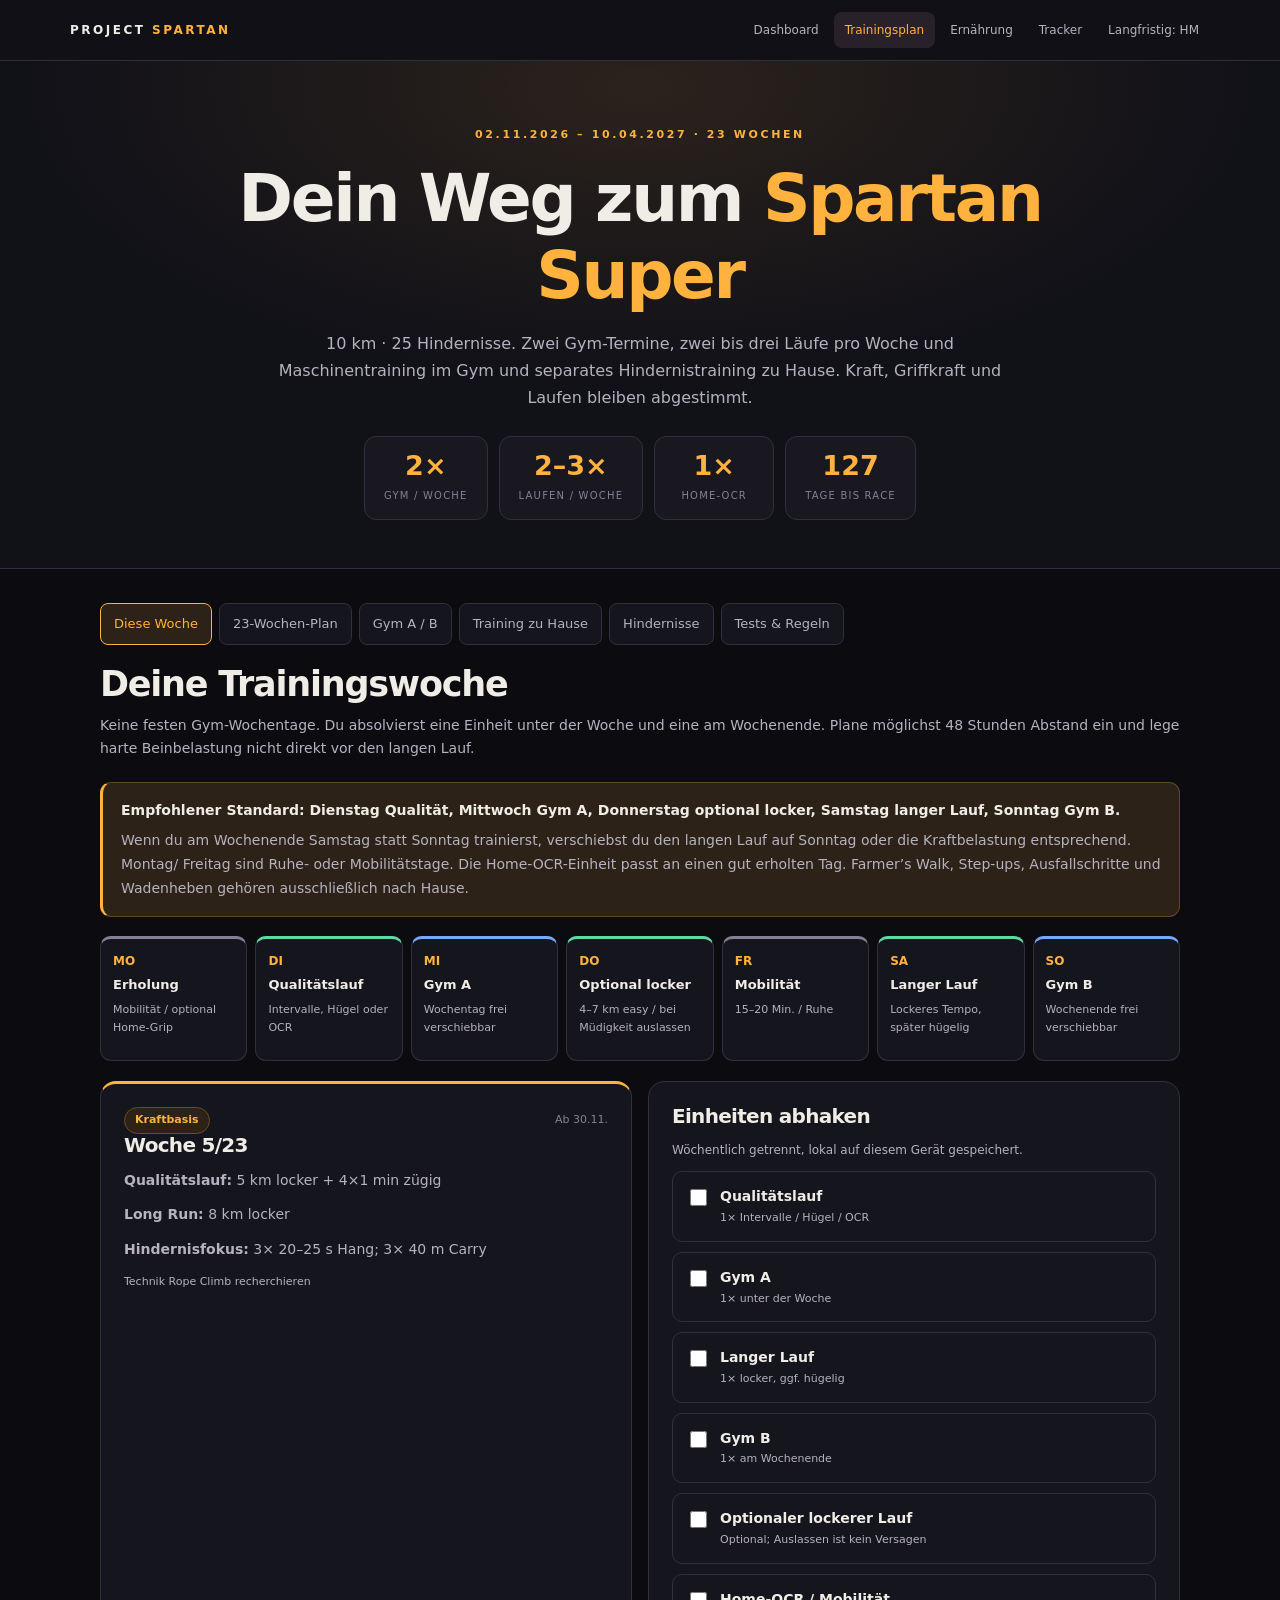
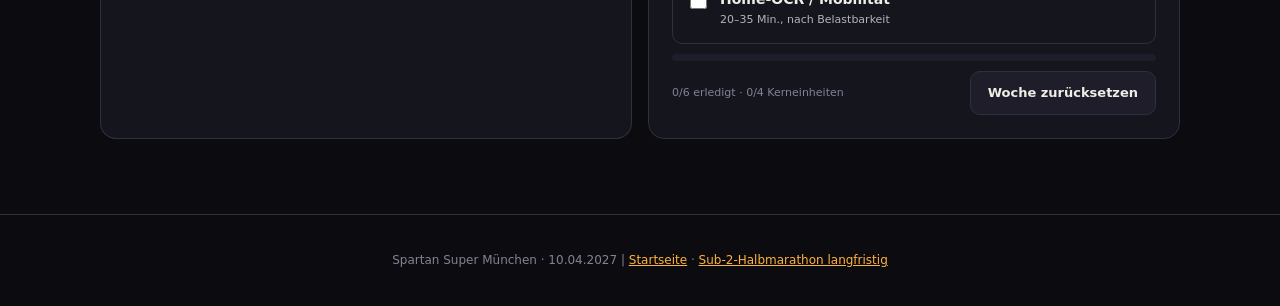
<file: spartan.html>
<!DOCTYPE html><html lang="de"><head><meta charset="UTF-8"><meta name="viewport" content="width=device-width,initial-scale=1"><title>Project Spartan – Neuer Trainingsplan</title><meta http-equiv="refresh" content="0;url=training.html"><link rel="canonical" href="https://mg1108x.github.io/trainingsplan/training.html"><link rel="stylesheet" href="assets/spartan-theme.css"></head><body><main class="container"><div class="card accent"><h1>Project <em>Spartan</em></h1><p>Dein Spartan Super Trainingsplan ist jetzt direkt unter <a href="training.html">Trainingsplan</a> erreichbar.</p><a class="btn" href="training.html">Neuen Haupttrainingsplan öffnen</a></div></main><script>(function(){var map={overview:"current",week:"current",strength:"gym",home:"home",obstacles:"obstacles",roadmap:"weekly"};var k=location.hash.slice(1);location.replace("training.html"+(map[k]?"#"+map[k]:""))})();</script></body></html>
</file>
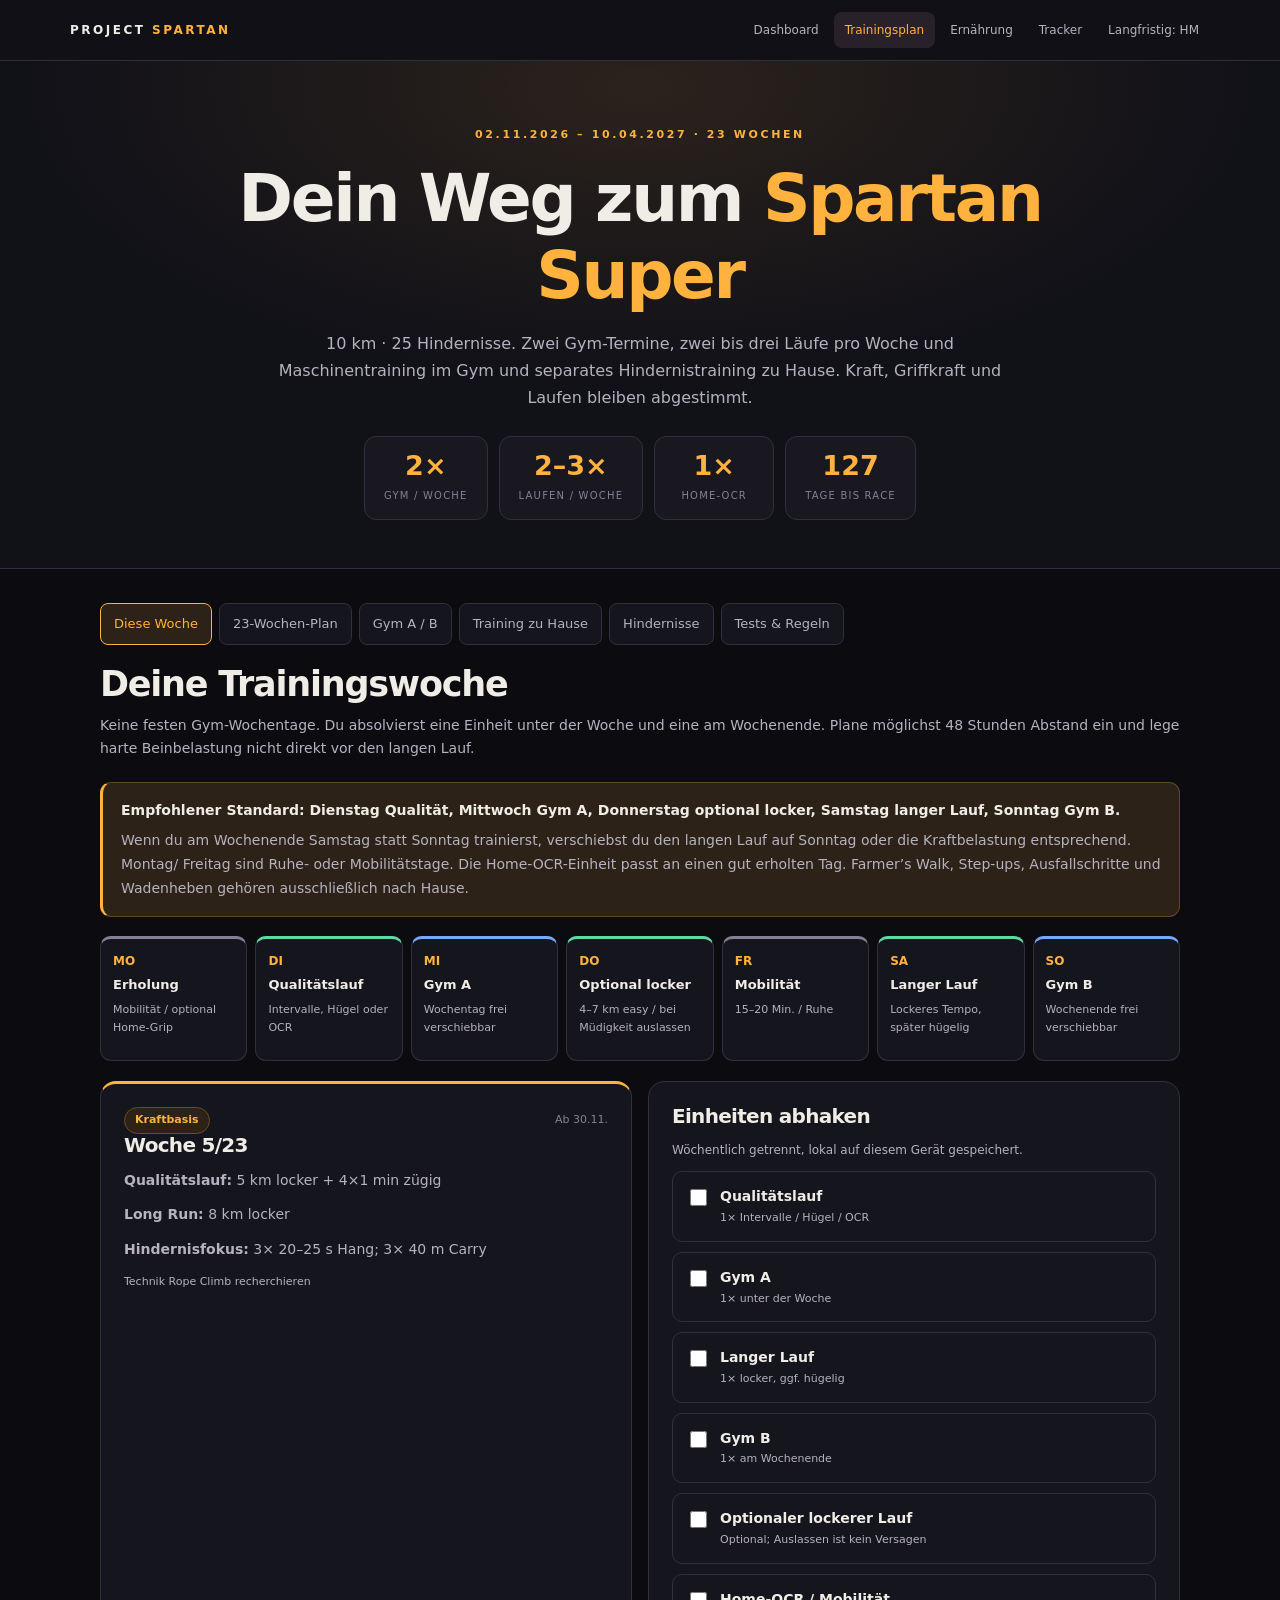
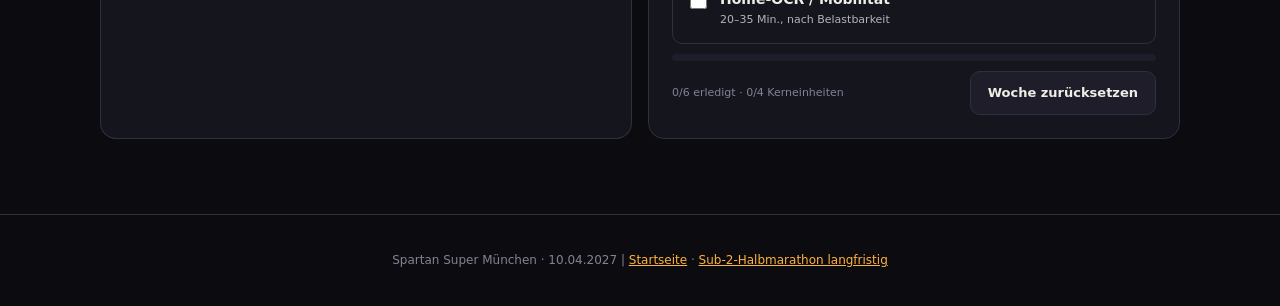
<file: training.html>
<!DOCTYPE html>
<html lang="de"><head><meta charset="UTF-8"><meta name="viewport" content="width=device-width,initial-scale=1">
<title>Trainingsplan · Spartan Super München 2027</title><meta name="description" content="23 Wochen Spartan Super Vorbereitung: zwei flexible Gym-Einheiten, 2–3 Läufe und Hindernistraining.">
<link rel="stylesheet" href="assets/spartan-theme.css"></head><body>
<header class="site-nav"><a class="brand" href="index.html">PROJECT <span>SPARTAN</span></a><nav class="nav-links" aria-label="Hauptnavigation"><a href="index.html">Dashboard</a><a class="active" href="training.html">Trainingsplan</a><a href="ernaehrung.html">Ernährung</a><a href="tracking.html">Tracker</a><a href="halbmarathon.html">Langfristig: HM</a></nav></header>
<div class="hero"><div class="eyebrow">02.11.2026 – 10.04.2027 · 23 Wochen</div><h1>Dein Weg zum <em>Spartan Super</em></h1><p class="lead">10 km · 25 Hindernisse. Zwei Gym-Termine, zwei bis drei Läufe pro Woche und Maschinentraining im Gym und separates Hindernistraining zu Hause. Kraft, Griffkraft und Laufen bleiben abgestimmt.</p>
<div class="kpis"><div class="kpi"><b>2×</b><small>Gym / Woche</small></div><div class="kpi"><b>2–3×</b><small>Laufen / Woche</small></div><div class="kpi"><b>1×</b><small>Home-OCR</small></div><div class="kpi"><b id="days">–</b><small>Tage bis Race</small></div></div></div>
<main class="container">
<div class="tabs" role="tablist" aria-label="Trainingsbereiche"><button type="button" class="active" data-panel="current">Diese Woche</button><button type="button" data-panel="weekly">23-Wochen-Plan</button><button type="button" data-panel="gym">Gym A / B</button><button type="button" data-panel="home">Training zu Hause</button><button type="button" data-panel="obstacles">Hindernisse</button><button type="button" data-panel="goals">Tests & Regeln</button></div>
<section id="panel-current" class="tab-panel active">
<h2>Deine Trainingswoche</h2><p class="sub">Keine festen Gym-Wochentage. Du absolvierst eine Einheit unter der Woche und eine am Wochenende. Plane möglichst 48 Stunden Abstand ein und lege harte Beinbelastung nicht direkt vor den langen Lauf.</p>
<div class="note"><strong>Empfohlener Standard: Dienstag Qualität, Mittwoch Gym A, Donnerstag optional locker, Samstag langer Lauf, Sonntag Gym B.</strong><p>Wenn du am Wochenende Samstag statt Sonntag trainierst, verschiebst du den langen Lauf auf Sonntag oder die Kraftbelastung entsprechend. Montag/ Freitag sind Ruhe- oder Mobilitätstage. Die Home-OCR-Einheit passt an einen gut erholten Tag. Farmer’s Walk, Step-ups, Ausfallschritte und Wadenheben gehören ausschließlich nach Hause.</p></div>
<div class="week-grid">
<div class="day recovery"><strong>MO</strong><b>Erholung</b><small>Mobilität / optional Home-Grip</small></div>
<div class="day run"><strong>DI</strong><b>Qualitätslauf</b><small>Intervalle, Hügel oder OCR</small></div>
<div class="day gym"><strong>MI</strong><b>Gym A</b><small>Wochentag frei verschiebbar</small></div>
<div class="day run"><strong>DO</strong><b>Optional locker</b><small>4–7 km easy / bei Müdigkeit auslassen</small></div>
<div class="day recovery"><strong>FR</strong><b>Mobilität</b><small>15–20 Min. / Ruhe</small></div>
<div class="day run"><strong>SA</strong><b>Langer Lauf</b><small>Lockeres Tempo, später hügelig</small></div>
<div class="day gym"><strong>SO</strong><b>Gym B</b><small>Wochenende frei verschiebbar</small></div>
</div>
<div class="grid" style="margin-top:20px">
<div class="card accent"><div class="row"><span class="pill" id="current-phase">Phase</span><span class="tiny" id="current-dates">–</span></div><h3 id="current-week">Woche –</h3><div id="current-details"></div></div>
<div class="card"><h3>Einheiten abhaken</h3><p class="small">Wöchentlich getrennt, lokal auf diesem Gerät gespeichert.</p>
<div class="checks" id="week-checks" style="grid-template-columns:1fr">
<label class="check"><input type="checkbox" data-task="quality"><span>Qualitätslauf<small>1× Intervalle / Hügel / OCR</small></span></label>
<label class="check"><input type="checkbox" data-task="gymA"><span>Gym A<small>1× unter der Woche</small></span></label>
<label class="check"><input type="checkbox" data-task="long"><span>Langer Lauf<small>1× locker, ggf. hügelig</small></span></label>
<label class="check"><input type="checkbox" data-task="gymB"><span>Gym B<small>1× am Wochenende</small></span></label>
<label class="check"><input type="checkbox" data-task="easy"><span>Optionaler lockerer Lauf<small>Optional; Auslassen ist kein Versagen</small></span></label>
<label class="check"><input type="checkbox" data-task="grip"><span>Home-OCR / Mobilität<small>20–35 Min., nach Belastbarkeit</small></span></label>
</div><div class="progress"><div id="week-bar"></div></div><div class="row"><span id="week-progress" class="tiny"></span><button class="btn secondary" type="button" id="reset-week">Woche zurücksetzen</button></div></div>
</div>
</section>
<section id="panel-weekly" class="tab-panel"><h2>23 Wochen – Woche für Woche</h2><p class="sub">Qualitätslauf und Long Run sind deine beiden Pflichtläufe; bei guter Regeneration kommt ein lockerer Lauf von 4–7 km hinzu. Vor den Tempoeinheiten immer 10–15 Min. einlaufen, danach auslaufen. Hügelintervalle mit lockerer Rückkehr.</p>
<div class="note blue"><strong>Entlastung in Woche 4, 8, 12 und 16.</strong><p>Die Umfänge sind Vorschläge auf Basis deiner Halbmarathon-Erfahrung, keine Pflichtwerte. Bei Schienbein-, Sehnen- oder Gelenkbeschwerden Umfang reduzieren, Schmerzursache klären lassen und harte Belastung nicht durchdrücken.</p></div><div id="week-list" class="grid"></div></section>
<section id="panel-gym" class="tab-panel">
<h2>Zwei Gym-Einheiten: Kraft mit Maschinen</h2>
<p class="sub">Einmal werktags, einmal am Wochenende; die Einheiten sind flexibel austauschbar. Der Schwerpunkt liegt auf Geräten, Kabelzügen und Schrägbankdrücken. Klimmzüge, Pallof Press, Farmer's Walk, Ausfallschritte, Step-ups und Wadenheben liegen im Zuhause-Bereich.</p>
<div class="note blue"><strong>Aus deinen Einträgen vom 11. und 18. November abgeleitet – sinnvoll ergänzt.</strong><p>Bereits trainierte Übungen bleiben Grundlage, aber du musst dich nicht auf genau diese Geräte beschränken. Neu sind die Schulterpresse an der Maschine, Trizeps am Kabelzug, Beinstrecker und optional Bizepscurls. Die zwei Krafteinheiten ergänzen sich als Ganzkörpertraining mit unterschiedlicher Betonung.</p></div>
<div class="grid">
<div class="card accent"><span class="eyebrow">Gym A · Werktag</span><h3>Beine · Drücken · Rudern</h3><div class="tablewrap"><table><thead><tr><th>Übung</th><th>Umfang</th><th>Warum?</th></tr></thead><tbody><tr><td>Beinpresse</td><td>3 × 8–12</td><td>Quadrizeps und Gesäß; 120 kg aus dem 11.11.-Log als Vergleich</td></tr><tr><td>Schrägbankdrücken</td><td>3 × 6–10</td><td>Brust, Schulter, Trizeps; zuletzt 40 kg</td></tr><tr><td>Enges Rudern</td><td>3 × 8–12</td><td>Horizontalzug für Rücken und Kletterkraft; zuletzt 66 kg</td></tr><tr><td>Beinbeuger liegend</td><td>2 × 10–12</td><td>Zusätzlicher Reiz für die Beinrückseite</td></tr><tr><td>Schulterpresse Maschine</td><td>2 × 8–12</td><td>Neu: Schulterkraft fürs Überwinden von Wänden</td></tr><tr><td>Triceps Pushdown</td><td>2 × 10–15</td><td>Neu: gezielte Armstreckkraft am Kabelzug</td></tr></tbody></table></div>
<p class="tiny">15 Arbeitssätze, ca. 50–65 Minuten einschließlich Aufwärmen. Wenn es zeitlich knapp wird, fällt der Trizeps-Zusatz zuerst weg.</p></div>
<div class="card blue"><span class="eyebrow">Gym B · Wochenende</span><h3>Zug · Brust · Beinrückseite</h3><div class="tablewrap"><table><thead><tr><th>Übung</th><th>Umfang</th><th>Warum?</th></tr></thead><tbody><tr><td>Latziehen</td><td>3 × 8–12</td><td>Vertikalzug; zuletzt 52 kg</td></tr><tr><td>Beinbeuger liegend</td><td>3 × 8–12</td><td>Beinrückseite; zuletzt 36–45 kg</td></tr><tr><td>Butterfly</td><td>3 × 8–12</td><td>Brust; zuletzt 45–54 kg</td></tr><tr><td>Reverse Butterfly</td><td>3 × 10–15</td><td>Hintere Schulter; zuletzt 36–45 kg</td></tr><tr><td>Hyperextensions</td><td>2 × 10–15</td><td>Rückenstrecker, bleibt trotz belegter Maschine</td></tr><tr><td>Beinstrecker</td><td>2 × 10–15</td><td>Neu: zweiter gezielter Quadrizepsreiz</td></tr><tr><td>Bizepscurls am Kabelzug</td><td>2 × 10–15</td><td>Optional: zusätzliche Armbeugerkraft für Hindernisse</td></tr></tbody></table></div>
<p class="tiny">16 Arbeitssätze plus 2 optionale Bizeps-Sätze, ca. 50–70 Minuten. Hyperextensions bleiben auch nach dem verpassten Satz vom 18.11. eingeplant.</p></div></div>
<div class="note"><strong>Trainingssteuerung:</strong><p>Vor der ersten schweren Übung 5–8 Minuten aufwärmen und 1–2 leichtere Aufwärmsätze durchführen. Die Angaben in den Tabellen sind Arbeitssätze. Arbeite meist mit 1–3 Wiederholungen in Reserve. Erst wenn du alle Arbeitssätze kontrolliert am oberen Ende absolvierst, das Gewicht geringfügig erhöhen. Wenn der Long Run ansteht, Beinarbeit nicht maximal ausreizen.</p></div>
<a class="btn" href="tracking.html">Gym A/B im Tracker protokollieren</a></section>
<section id="panel-home" class="tab-panel">
<h2>Spartan-Training zu Hause</h2>
<p class="sub">Einmal wöchentlich 20–35 Minuten, plus optional kurzer Grip-Block. Du brauchst nicht alle Übungen in jeder Einheit durchziehen: priorisiere Hangeln, danach 2–3 Bein-/Carry-Übungen. Kettlebells und Sandsack sind optional und keine Voraussetzung für den Start.</p>
<div class="grid"><div class="card accent"><h3>Home-OCR · Gesamtauswahl</h3><div class="tablewrap"><table><thead><tr><th>Übung</th><th>Umfang</th><th>Equipment</th></tr></thead><tbody><tr><td>Klimmzüge (assistiert möglich)</td><td>3 × 3–8</td><td>Klimmzugstange</td></tr><tr><td>Dead Hang</td><td>3 × 15–40 Sek.</td><td>Klimmzugstange</td></tr><tr><td>Hanging Knee Raises</td><td>2 × 6–10</td><td>Klimmzugstange</td></tr><tr><td>Step-ups</td><td>2 × 8 je Bein</td><td>Stabile Stufe</td></tr><tr><td>Ausfallschritte</td><td>2 × 8 je Bein</td><td>Eigengewicht, später optional Kettlebell</td></tr><tr><td>Wadenheben</td><td>2 × 12–20</td><td>Eigengewicht</td></tr><tr><td>Bear Crawl</td><td>2 × 10 m</td><td>Boden</td></tr><tr><td>Farmer's Walk</td><td>3 × 30–50 m</td><td>Optional Kettlebells/Kurzhanteln</td></tr><tr><td>Sandbag Carry</td><td>3 × 30–60 m</td><td>Optional Sandsack, zu Beginn leicht</td></tr><tr><td>Scapular Pull-ups</td><td>2 × 5–8</td><td>Klimmzugstange</td></tr><tr><td>Handtuch-Hang</td><td>1–2 × 10–20 Sek.</td><td>Optional an sicherer Stange</td></tr><tr><td>Pallof Press mit Band</td><td>2 × 10 je Seite</td><td>Optional mit Widerstandsband zu Hause; 12,5 kg vom Kabelzug nicht 1:1 auf ein Band übertragen</td></tr><tr><td>Grip Trainer (32 kg)</td><td>2 × 10–12 je Hand</td><td>Optional statt zusätzlicher Hängezeit</td></tr></tbody></table></div></div>
<div class="card blue"><h3>Beispiel-Einheit ohne Zusatzgeräte</h3><p class="tiny">Klimmzüge (3 × 4 am 11.11. protokolliert) jetzt an der Stange zu Hause. Pallof Press nur mit geeignetem Widerstandsband ergänzen.</p>
<ol><li>2 × 5 Scapular Pull-ups</li><li>3 × 15–30 Sek. Dead Hang</li><li>2 × 6 Hanging Knee Raises</li><li>2 × 8 Step-ups je Bein</li><li>2 × 8 Ausfallschritte je Bein</li><li>2 × 12 Wadenheben</li><li>2 × 10 m Bear Crawl</li></ol>
<h3>Mit Kettlebells oder Sandsack</h3><p>Ersetze die letzte Übung abwechselnd durch Farmer's Walk oder Sandbag Carry. Kein zusätzliches großes Training daraus machen.</p>
<h3>Grip Trainer 32 kg</h3><p>1–2-mal pro Woche 2 Sätze mit 10–12 Wiederholungen pro Hand. Nicht nach stark ermüdenden Hangs; mindestens 48 Stunden Erholung zwischen harten Griffreizen.</p></div></div>
<div class="note blue"><strong>Sicherheit:</strong><p>Verwende eine stabil montierte Klimmzugstange und eine sichere Stufe für Step-ups. Tragegewichte nach und nach erhöhen. Bei Finger-, Ellbogen- oder Schulterschmerzen Griffbelastung reduzieren.</p></div></section><section id="panel-obstacles" class="tab-panel"><h2>Welche Hindernisse decken wir ab?</h2><p class="sub">Für München ist die exakte Zusammenstellung der 25 Stationen nicht garantiert. Der Plan trainiert die wichtigsten bekannten Familien.</p><div class="grid three">
<div class="card"><h3>Hangeln</h3><p>Monkey Bars, Multi-Rig, Twister, Beater, Olympus, Z-Wall: Pull-ups, Dead Hang, seitliche Griffwechsel.</p></div>
<div class="card"><h3>Seil</h3><p>Rope Climb: Pull-ups, Seilgriff und J-/S-Hook-Fußtechnik an sicherer Anlage.</p></div>
<div class="card"><h3>Tragen</h3><p>Sandbag, Bucket, Atlas/Stone, Farmer Carry: Farmer's Walk, Sandsack, Rumpfspannung.</p></div>
<div class="card"><h3>Wände & Netze</h3><p>Wall, Inverted Wall, Slip Wall, A-Frame, Stairway: Step-ups, Beinpresse, kontrollierte Technik.</p></div>
<div class="card"><h3>Ziehen & Heben</h3><p>Hercules Hoist, Sled, Tire/Plate Drag: Rudern, RDL, Zug- und Trageübungen.</p></div>
<div class="card"><h3>Kriechen & Matsch</h3><p>Barbed Wire, Low Crawl, Rolling Mud, O.U.T.: Bear Crawls, Mobility, Core.</p></div>
<div class="card"><h3>Koordination</h3><p>Spear Throw, Balance, Hurdles: Einbeinstand, geführte Wurftechnik, Schritte kontrollieren.</p></div>
<div class="card"><h3>Gelände</h3><p>Steigungen und wechselnder Untergrund: Hügelintervalle, lange Läufe und angepasste Schuhe.</p></div>
<div class="card"><h3>Unter Ermüdung</h3><p>Ab Woche 13 OCR-Zirkel statt einer Qualitätseinheit – nicht zusätzlich.</p></div>
</div></section>
<section id="panel-goals" class="tab-panel"><h2>Leistungsziele bis März</h2><p class="sub">Orientierungswerte, keine offiziellen Wettkampfanforderungen. Die Checkliste speichert auf diesem Gerät.</p><div id="target-checks" class="checks">
<label class="check"><input type="checkbox" data-key="hang"><span>45–60 Sekunden Dead Hang<small>Ohne Griffversagen oder Schulterschmerzen</small></span></label>
<label class="check"><input type="checkbox" data-key="pull"><span>3–5 Klimmzüge<small>Alternativ 6–8 kontrolliert assistierte</small></span></label>
<label class="check"><input type="checkbox" data-key="carry"><span>Farmer's Walk: 2 × 18–22 kg / 80 m<small>Nur bei sicherer Technik</small></span></label>
<label class="check"><input type="checkbox" data-key="sandbag"><span>Sandsack 20–25 kg / 150 m<small>Einsteigergewicht individuell reduzieren</small></span></label>
<label class="check"><input type="checkbox" data-key="running"><span>10 km hügelig locker laufen<small>Ohne maximale Ermüdung</small></span></label>
<label class="check"><input type="checkbox" data-key="rope"><span>Seil-Fußtechnik gelernt<small>An geeigneter Anlage</small></span></label></div>
<div class="progress"><div id="target-bar"></div></div><p class="tiny" id="target-progress"></p>
<div class="note blue"><strong>Belastung steuern</strong><p>Ein aktiver Ruhetag ist Training, kein Rückschritt. Fünf Einheiten pro Woche sind das Ziel, aber bei Erschöpfung bleiben vier qualitativ gute Einheiten besser als sechs übermüdete. Kein radikales Kaloriendefizit in der intensiven Phase.</p></div></section>
</main><footer>Spartan Super München · 10.04.2027 | <a href="index.html">Startseite</a> · <a href="halbmarathon.html">Sub-2-Halbmarathon langfristig</a></footer>
<script>
(function(){
"use strict";
const WEEKS=[{"week":1,"phase":"Grundlage","quality":"4–5 km locker","long":"6–7 km locker","focus":"2× 12–15 s Hang; 2× leicht tragen","note":"Gewöhnung an Pull-ups, gute Technik"},{"week":2,"phase":"Grundlage","quality":"4–5 km locker","long":"7–8 km locker","focus":"3× 15–20 s Hang; 3× 30 m Carry","note":"Schultern und Sehnen schonen"},{"week":3,"phase":"Grundlage","quality":"5–6 km locker + 4 Steigerungen","long":"8 km locker","focus":"Klimmzüge assistiert 3×5","note":"Stabile Gym-Gewichte ermitteln"},{"week":4,"phase":"Entlastung","quality":"4 km locker","long":"6–7 km locker","focus":"Gym 2 statt 3 Sätze, Hang halbieren","note":"Volumen -30–40 %"},{"week":5,"phase":"Kraftbasis","quality":"5 km locker + 4×1 min zügig","long":"8 km locker","focus":"3× 20–25 s Hang; 3× 40 m Carry","note":"Technik Rope Climb recherchieren"},{"week":6,"phase":"Kraftbasis","quality":"6×45 s Hügel, locker zurück","long":"9 km locker","focus":"Step-ups je Bein 2×8 zu Hause","note":"Steigungen behutsam"},{"week":7,"phase":"Kraftbasis","quality":"2×8 min zügig, dazwischen 3 min traben","long":"9–10 km locker","focus":"3× 25–30 s Hang; 3× 50 m Carry","note":"Griffe variieren"},{"week":8,"phase":"Entlastung","quality":"4–5 km locker","long":"7 km locker","focus":"Gewichte halten, 2 Sätze","note":"Ruhewoche"},{"week":9,"phase":"Kraftausdauer","quality":"6×60 s bergauf, locker zurück","long":"9–10 km hügelig","focus":"2×15 m Bear Crawl zu Hause","note":"Hügel statt Tempo bei Müdigkeit"},{"week":10,"phase":"Kraftausdauer","quality":"3×6 min zügig, 3 min locker","long":"10 km locker","focus":"3× 30–35 s Hang; Sandbag tragen","note":"Sandsacktechnik"},{"week":11,"phase":"Kraftausdauer","quality":"6×90 s bergauf, locker zurück","long":"10–11 km hügelig","focus":"Farmer Carry 3×60 m","note":"Rumpfstabilität"},{"week":12,"phase":"Entlastung","quality":"4–5 km locker","long":"8 km locker","focus":"2 Sätze; Grifftraining verkürzen","note":"Standortbestimmung"},{"week":13,"phase":"OCR-Integration","quality":"3×(800 m + 40 m Carry + 15 s Hang + 10 m Crawl)","long":"10 km locker","focus":"OCR-Zirkel statt Qualitätseinheit","note":"Nicht zusätzlich zu Intervallen"},{"week":14,"phase":"OCR-Integration","quality":"7×60 s Hügel","long":"11 km hügelig","focus":"3× 35–40 s Hang","note":"Klettertechnik ausprobieren"},{"week":15,"phase":"OCR-Integration","quality":"4×(800 m + 40 m Carry + 20 s Hang + 10 m Crawl)","long":"10–11 km locker","focus":"Carry etwas schwerer","note":"Unter Belastung wechseln"},{"week":16,"phase":"Entlastung","quality":"5 km locker","long":"8–9 km locker","focus":"2 Sätze, kein OCR-Zirkel","note":"Erholung priorisieren"},{"week":17,"phase":"Rennspezifisch","quality":"4×(1 km + 50 m Carry + 20 s Hang + 10 m Crawl)","long":"11–12 km hügelig","focus":"Rope Climb Technik an sicherer Anlage","note":"Saubere Übergänge"},{"week":18,"phase":"Rennspezifisch","quality":"7×90 s Hügel, locker zurück","long":"10 km locker","focus":"Sandsack 3×80 m kontrolliert","note":"Keine Maximalversuche"},{"week":19,"phase":"Rennspezifisch","quality":"5×(800 m + 40 m Carry + 20 s Hang + 10 m Crawl)","long":"10–12 km hügelig","focus":"Hangs nach kurzem Lauf","note":"Nur bei guter Erholung"},{"week":20,"phase":"Rennspezifisch","quality":"6 km locker + 5 Steigerungen","long":"9–10 km locker","focus":"Letzte Simulation 6–8 km mit Stationen","note":"Spätestens ~20. März"},{"week":21,"phase":"Taper","quality":"4×2 min zügig, viel locker","long":"8–9 km locker","focus":"Gym 2 Sätze, Carry halbieren","note":"Zusatzumfang -30–40 %"},{"week":22,"phase":"Taper","quality":"5 km locker + 4 Steigerungen","long":"6–7 km locker","focus":"1–2 leichte Sätze, keine schweren Hangs","note":"Frische gewinnen"},{"week":23,"phase":"Rennwoche","quality":"Di 4–5 km locker","long":"Sa 10.04.: SPARTAN SUPER","focus":"Mo leicht bewegen, keine harten Carries","note":"Erholen, Schlaf, Startunterlagen"}];
const START=new Date(2026,10,2,12), RACE=new Date(2027,3,10,9);
const d=new Date(); const n=Math.max(0,Math.ceil((RACE-d)/86400000));document.getElementById("days").textContent=n;
let current=Math.min(23,Math.max(1,Math.floor((new Date(d.getFullYear(),d.getMonth(),d.getDate(),12)-START)/604800000)+1));
function wd(w){let m=new Date(START);m.setDate(START.getDate()+7*(w-1));return m.toLocaleDateString("de-DE",{day:"2-digit",month:"2-digit"})}
function renderWeek(w){let item=WEEKS[w-1];document.getElementById("current-phase").textContent=item.phase;document.getElementById("current-week").textContent="Woche "+w+"/23";document.getElementById("current-dates").textContent="Ab "+wd(w);
document.getElementById("current-details").innerHTML="<p><b>Qualitätslauf:</b> "+item.quality+"</p><p><b>Long Run:</b> "+item.long+"</p><p><b>Hindernisfokus:</b> "+item.focus+"</p><p class='tiny'>"+item.note+"</p>";}
renderWeek(current);
document.getElementById("week-list").innerHTML=WEEKS.map(function(w){return "<div class='phase'><div class='row'><strong>Woche "+w.week+" · "+wd(w.week)+"</strong><span class='pill'>"+w.phase+"</span></div><p><b>Qualität:</b> "+w.quality+"</p><p><b>Long Run:</b> "+w.long+"</p><p><b>Hindernisse:</b> "+w.focus+"</p><p class='tiny'>"+w.note+"</p></div>"}).join("");
document.querySelectorAll("[data-panel]").forEach(function(b){b.addEventListener("click",function(){const p=b.dataset.panel;document.querySelectorAll("[data-panel]").forEach(function(x){x.classList.toggle("active",x===b)});document.querySelectorAll(".tab-panel").forEach(function(x){x.classList.toggle("active",x.id==="panel-"+p)});history.replaceState(null,"","#"+p);window.scrollTo({top:0,behavior:"instant"});});});
let hash=location.hash.slice(1);if(hash){let tab=document.querySelector('[data-panel="'+hash+'"]');if(tab)tab.click();}
function get(k){try{return JSON.parse(localStorage.getItem(k)||"{}")}catch(e){return {}}}
function put(k,s){try{localStorage.setItem(k,JSON.stringify(s))}catch(e){}}
function attach(container,key,progress,bar,requiredKeys){
let state=get(key),boxes=Array.from(document.querySelectorAll("#"+container+" input"));
boxes.forEach(function(x){x.checked=!!state[x.dataset.task||x.dataset.key];x.addEventListener("change",function(){state[x.dataset.task||x.dataset.key]=x.checked;put(key,state);render()})});
function render(){const yes=boxes.filter(x=>x.checked).length;const req=boxes.filter(x=>requiredKeys.includes(x.dataset.task)).filter(x=>x.checked).length;document.getElementById(bar).style.width=(yes/boxes.length*100)+"%";document.getElementById(progress).textContent=yes+"/"+boxes.length+" erledigt"+(requiredKeys.length?" · "+req+"/"+requiredKeys.length+" Kerneinheiten":"");}render();return function(){state={};boxes.forEach(x=>x.checked=false);put(key,state);render()};}
let reset=attach("week-checks","spartan-2027-week-"+current,"week-progress","week-bar",["quality","gymA","long","gymB"]);document.getElementById("reset-week").addEventListener("click",reset);
attach("target-checks","spartan-2027-goals","target-progress","target-bar",[]);
})();
</script></body></html>
</file>
<file: assets/spartan-theme.css>
:root{--bg:#0c0c10;--surface:#15151d;--raised:#1e1d29;--line:#302f40;--text:#f0ede7;--muted:#b6b2c0;--subtle:#858096;--orange:#ffb23d;--orangeSoft:#2c2217;--green:#61d9a3;--blue:#75a8ff;--red:#fa8383;--purple:#c3a5ff;--radius:16px}
*{box-sizing:border-box}html{scroll-behavior:smooth}body{margin:0;background:var(--bg);color:var(--text);font:14px/1.7 system-ui,-apple-system,BlinkMacSystemFont,"Segoe UI",sans-serif}
a{color:var(--orange)}a:hover{color:#ffd08a}button,input,select{font:inherit}button{cursor:pointer}button:focus-visible,a:focus-visible,input:focus-visible,select:focus-visible{outline:2px solid var(--orange);outline-offset:3px}
.site-nav{position:sticky;top:0;z-index:80;display:flex;align-items:center;justify-content:space-between;gap:15px;padding:12px max(18px,calc((100vw - 1140px)/2));background:rgba(17,17,23,.97);border-bottom:1px solid var(--line);flex-wrap:wrap}
.brand{font-size:12px;font-weight:800;letter-spacing:2.5px;color:var(--text);text-decoration:none;white-space:nowrap}.brand span{color:var(--orange)}
.nav-links{display:flex;flex-wrap:wrap;gap:4px}.nav-links a{padding:8px 11px;color:var(--muted);font-size:12px;text-decoration:none;border-radius:8px}.nav-links a:hover,.nav-links a.active{background:#28212a;color:var(--orange)}
.hero{padding:65px 20px 48px;text-align:center;border-bottom:1px solid var(--line);background:radial-gradient(ellipse 62% 75% at 50% 5%,rgba(255,178,61,.11),transparent 78%),#111118}
.hero .eyebrow,.eyebrow{color:var(--orange);font-size:11px;letter-spacing:2.6px;text-transform:uppercase;font-weight:700}
h1,h2,h3,h4{line-height:1.17;letter-spacing:-.035em}h1{font-size:clamp(35px,7vw,66px);margin:15px auto;max-width:880px;font-weight:800}h1 em{color:var(--orange);font-style:normal}
h2{font-size:clamp(25px,4vw,35px);margin:0 0 9px}h3{font-size:20px;margin:0 0 11px}h4{font-size:15px;margin:0 0 8px}
.lead{font-size:16px;color:var(--muted);max-width:740px;margin:14px auto}.container{max-width:1120px;margin:auto;padding:34px 20px 75px}.section{margin:0 0 46px}.sub{color:var(--muted);margin:0 0 21px}
.kpis{display:flex;gap:11px;flex-wrap:wrap;justify-content:center;margin-top:25px}
.kpi{background:#191820;border:1px solid var(--line);border-radius:12px;padding:12px 19px;min-width:120px}.kpi b{display:block;font-size:27px;color:var(--orange);line-height:1.25;font-variant-numeric:tabular-nums}.kpi small{color:var(--subtle);font-size:10px;text-transform:uppercase;letter-spacing:1.2px}
.grid{display:grid;grid-template-columns:repeat(2,minmax(0,1fr));gap:16px}.grid.three{grid-template-columns:repeat(3,minmax(0,1fr))}.grid.four{grid-template-columns:repeat(4,minmax(0,1fr))}
.card{background:var(--surface);border:1px solid var(--line);border-radius:var(--radius);padding:23px;min-width:0}.card p{color:var(--muted);margin:7px 0 11px}.card ul,.card ol{padding-left:20px;color:var(--muted)}.card li{margin:5px 0}
.card.accent{border-top:3px solid var(--orange)}.card.blue{border-top:3px solid var(--blue)}.card.green{border-top:3px solid var(--green)}
.card-link{display:block;text-decoration:none;color:var(--text);transition:transform .15s,border-color .15s}.card-link:hover{transform:translateY(-3px);border-color:var(--orange);color:var(--text)}.card-link small{color:var(--orange);text-transform:uppercase;letter-spacing:1.5px}.card-link .arrow{font-size:24px;color:var(--orange)}
.eyetag,.pill{display:inline-block;color:var(--orange);border:1px solid #6b4d21;background:var(--orangeSoft);border-radius:999px;font-size:11px;font-weight:600;padding:3px 10px}
.pill.green{color:var(--green);border-color:#255542;background:#142b23}.pill.blue{color:var(--blue);border-color:#365178;background:#152337}
.note{padding:16px 18px;background:var(--orangeSoft);border:1px solid #604522;border-left:3px solid var(--orange);border-radius:11px;margin:19px 0}.note.blue{background:#182333;border-color:#2b4565;border-left-color:var(--blue)}.note p{color:var(--muted);margin:6px 0 0}
.small{font-size:12px;color:var(--muted)}.muted{color:var(--muted)}.tiny{font-size:11px;color:var(--subtle)}.right{text-align:right}
.btn{display:inline-flex;align-items:center;justify-content:center;gap:9px;padding:10px 17px;border:1px solid var(--orange);background:var(--orange);border-radius:10px;color:#17120c;text-decoration:none;font-weight:750;font-size:13px}.btn:hover{background:#ffd18a;color:#17120c}.btn.secondary{border-color:var(--line);color:var(--text);background:var(--raised)}.btn.secondary:hover{border-color:var(--orange);color:var(--orange)}
.actions{display:flex;gap:10px;flex-wrap:wrap;margin-top:19px}
table{border-collapse:collapse;width:100%;text-align:left}th{font-size:11px;letter-spacing:1px;text-transform:uppercase;color:var(--subtle);font-weight:700}th,td{padding:12px 10px;border-bottom:1px solid var(--line);vertical-align:top}td{font-size:13px}td small{display:block;color:var(--subtle);font-size:11px;margin-top:3px}.tablewrap{overflow-x:auto}.tablewrap table{min-width:550px}
.tabs{display:flex;flex-wrap:wrap;gap:7px;margin:0 0 19px}.tabs button{border:1px solid var(--line);background:var(--surface);border-radius:8px;color:var(--muted);padding:9px 13px;font-size:13px}.tabs button.active{border-color:var(--orange);color:var(--orange);background:var(--orangeSoft)}
.tab-panel{display:none}.tab-panel.active{display:block}
.week-grid{display:grid;grid-template-columns:repeat(7,minmax(0,1fr));gap:8px}.day{background:var(--surface);border:1px solid var(--line);padding:12px;border-radius:11px;min-height:125px}.day strong{display:block;color:var(--orange);font-size:12px;margin-bottom:5px}.day b{font-size:13px;display:block;line-height:1.3}.day small{font-size:11px;color:var(--muted);display:block;margin-top:7px}
.day.gym{border-top:3px solid var(--blue)}.day.run{border-top:3px solid var(--green)}.day.recovery{border-top:3px solid var(--subtle)}
.phase{border:1px solid var(--line);border-radius:12px;background:var(--surface);padding:17px 19px}.phase strong{color:var(--orange)}.phase p{color:var(--muted);margin:6px 0 0}
.checks{display:grid;grid-template-columns:repeat(2,minmax(0,1fr));gap:10px}.check{display:flex;align-items:start;gap:10px;padding:13px;background:var(--surface);border:1px solid var(--line);border-radius:10px;cursor:pointer}.check input{margin-top:4px;accent-color:var(--orange);width:17px;height:17px;flex-shrink:0}.check span{font-weight:600}.check small{display:block;color:var(--muted);font-size:11px;font-weight:400}.check:has(input:checked){border-color:#9d6b23;background:#252017}
.progress{height:7px;border-radius:12px;background:var(--raised);overflow:hidden;margin:10px 0}.progress>div{height:100%;background:var(--orange);width:0;transition:width .2s}
.row{display:flex;justify-content:space-between;align-items:center;gap:12px;flex-wrap:wrap}.field{display:flex;flex-direction:column;gap:5px}.field label{color:var(--muted);font-size:12px}.field input,.field select{background:var(--raised);border:1px solid var(--line);border-radius:8px;color:var(--text);padding:9px 11px;min-width:110px;max-width:100%}
details{background:var(--surface);border:1px solid var(--line);border-radius:10px;margin:10px 0;padding:13px 17px}summary{cursor:pointer;color:var(--text);font-weight:650}details p,details li{color:var(--muted)}details ul{padding-left:20px}
.meal{display:grid;grid-template-columns:1fr auto;gap:14px;border-top:1px solid var(--line);padding:12px 0}.meal:first-child{border-top:0}.meal strong{font-size:14px}.meal small{display:block;color:var(--muted)}.meal .cal{color:var(--orange);font-weight:700;font-size:12px;white-space:nowrap}
.recipe{border-top:1px solid var(--line);padding:14px 0}.recipe:first-child{border-top:0}.recipe p{color:var(--muted)}
input[type=checkbox]{cursor:pointer}
footer{padding:35px 20px;text-align:center;color:var(--subtle);font-size:12px;border-top:1px solid var(--line)}
@media(max-width:850px){.grid.three,.grid.four{grid-template-columns:repeat(2,minmax(0,1fr))}.week-grid{grid-template-columns:repeat(4,minmax(0,1fr))}.day{min-height:105px}}
@media(max-width:590px){.grid,.grid.three,.grid.four,.checks{grid-template-columns:1fr}.week-grid{grid-template-columns:repeat(2,minmax(0,1fr))}.hero{padding:38px 16px}.container{padding:24px 15px 60px}.site-nav{align-items:start}.nav-links a{padding:6px 7px;font-size:11px}.card{padding:19px}.kpi{min-width:93px;padding:10px}.kpi b{font-size:22px}}
</file>
